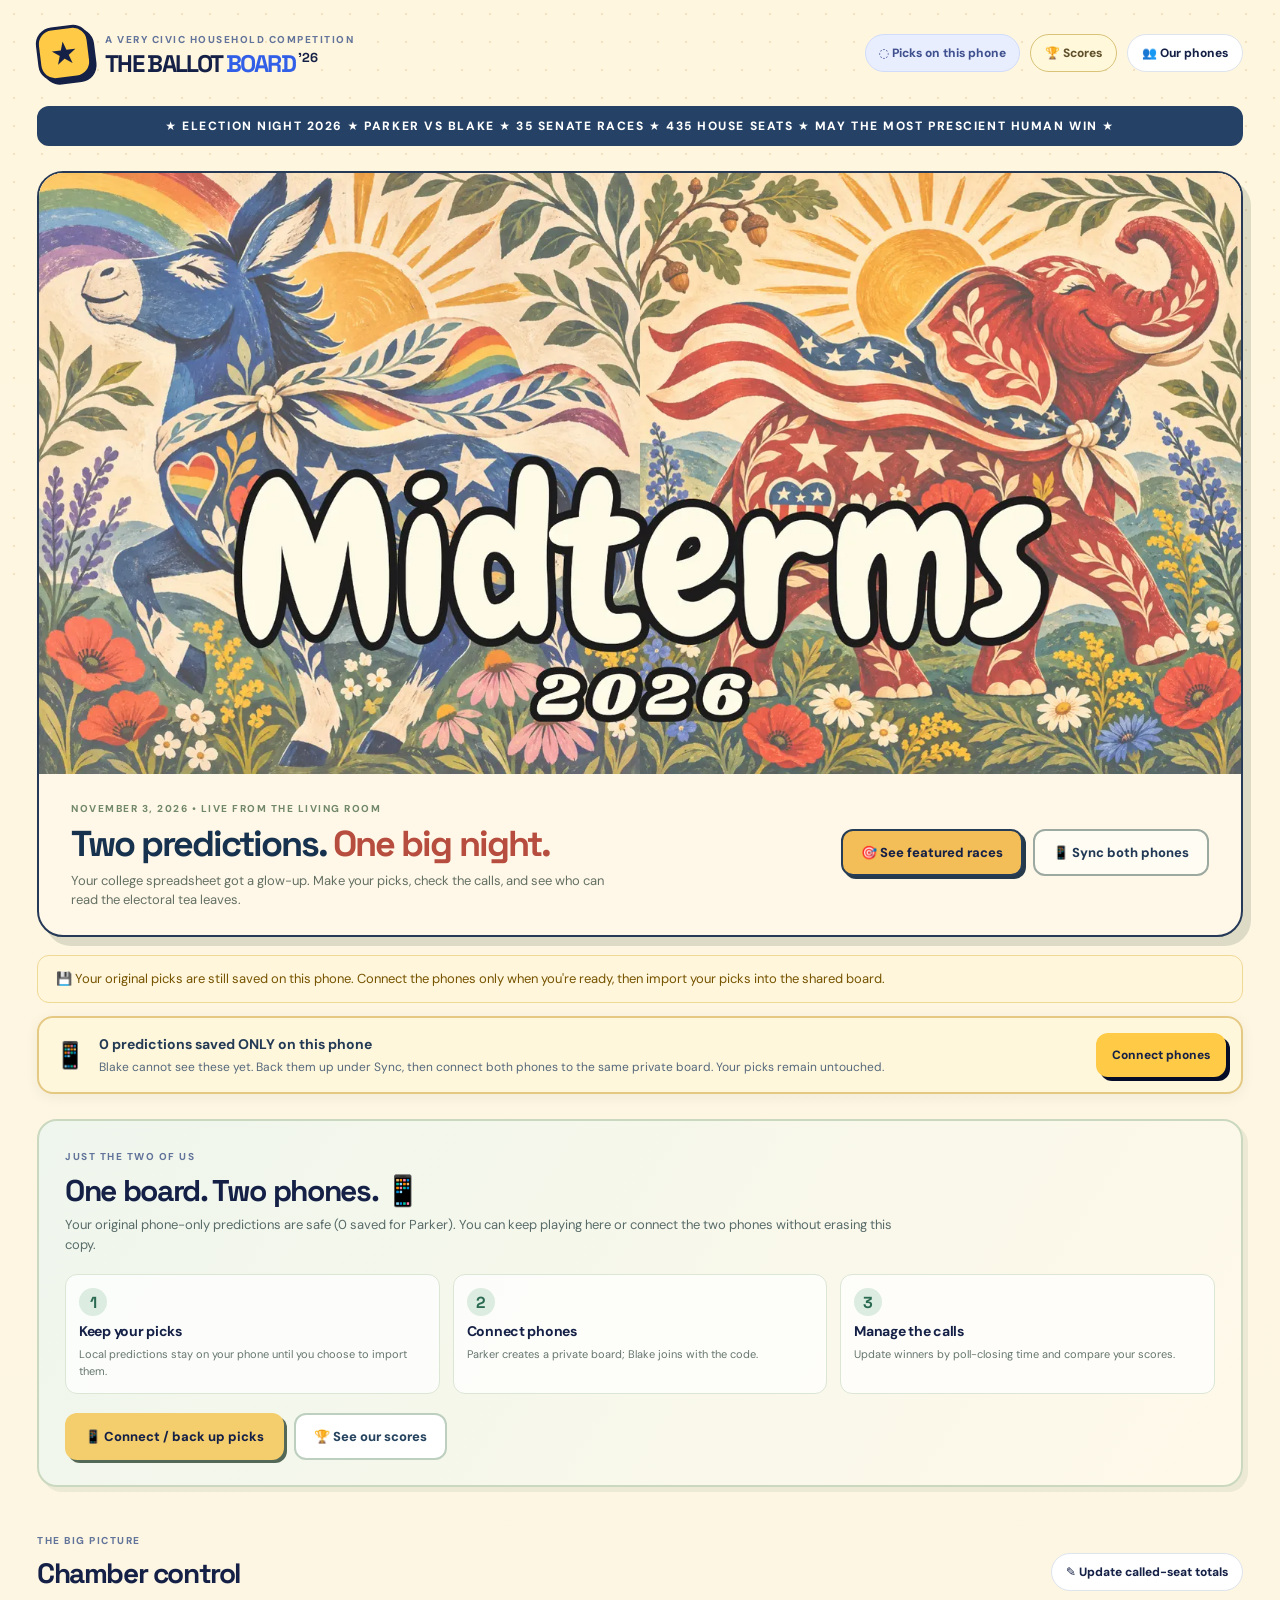
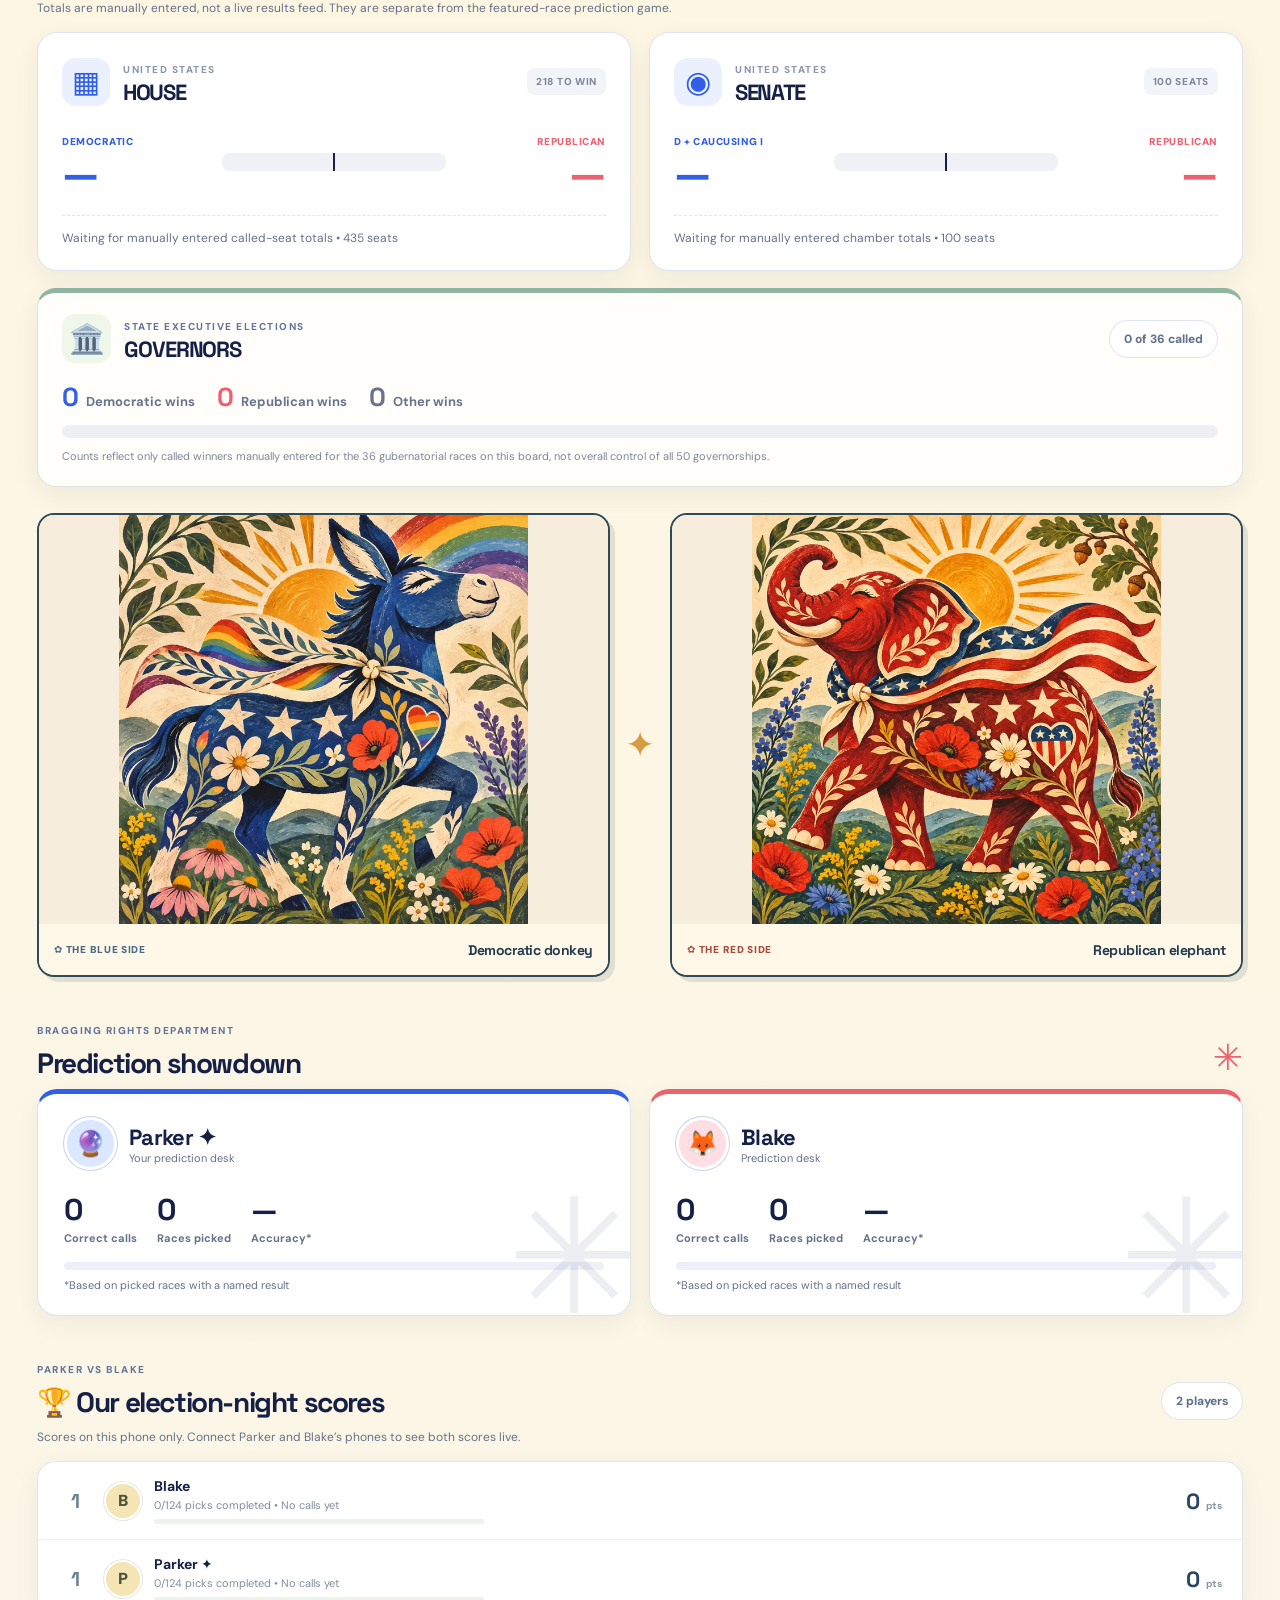
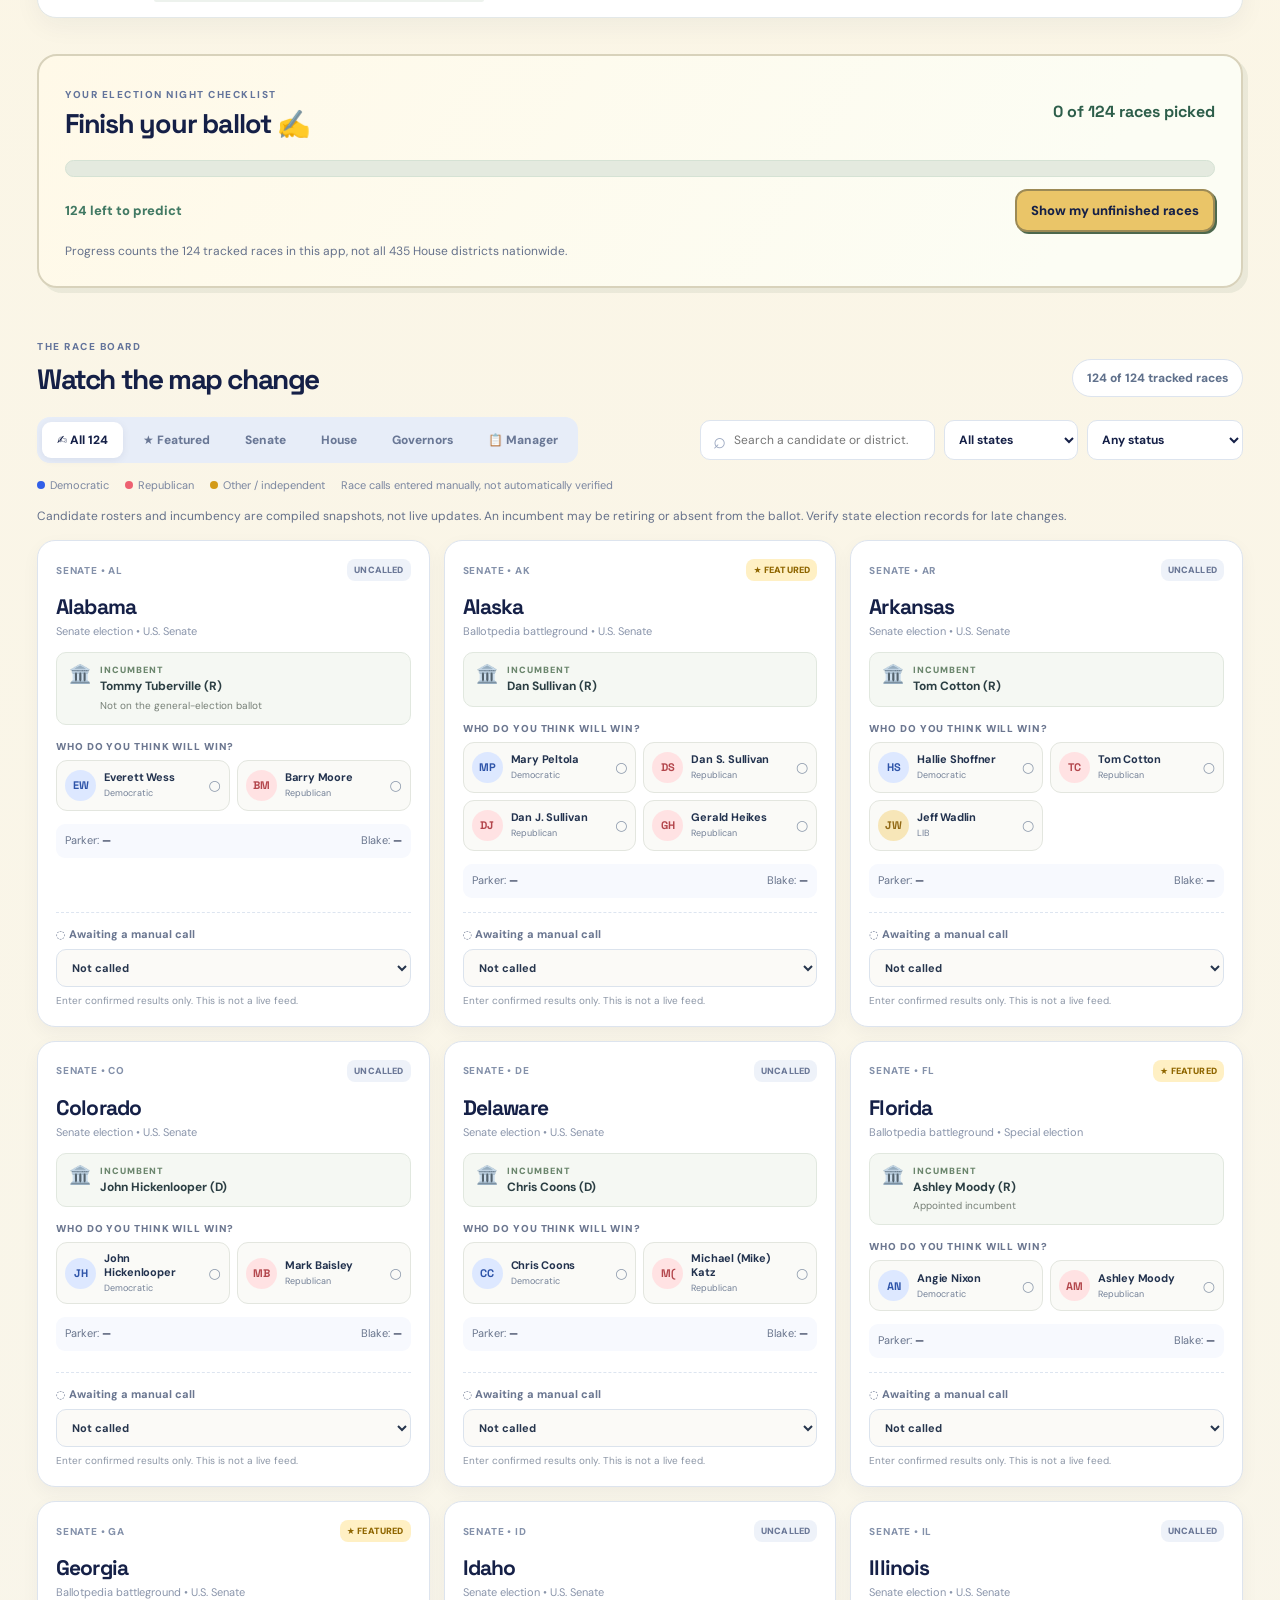
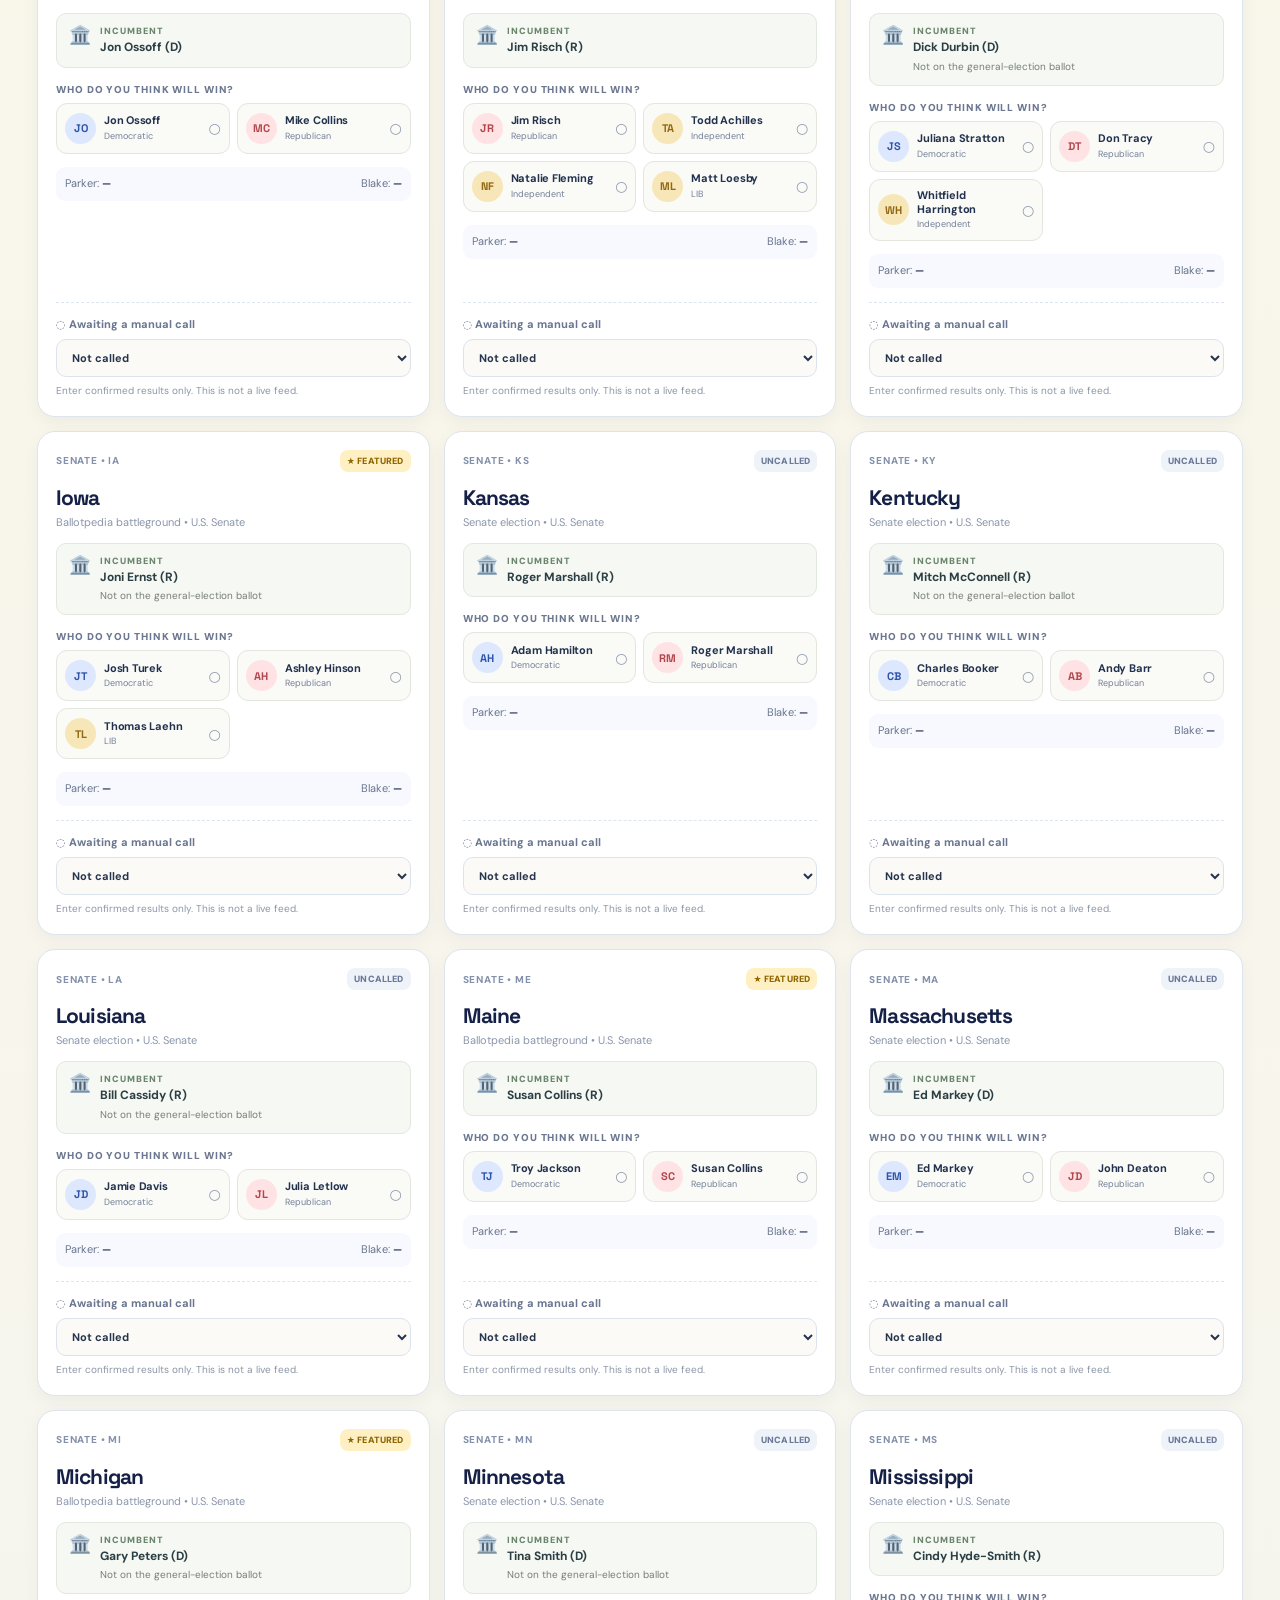
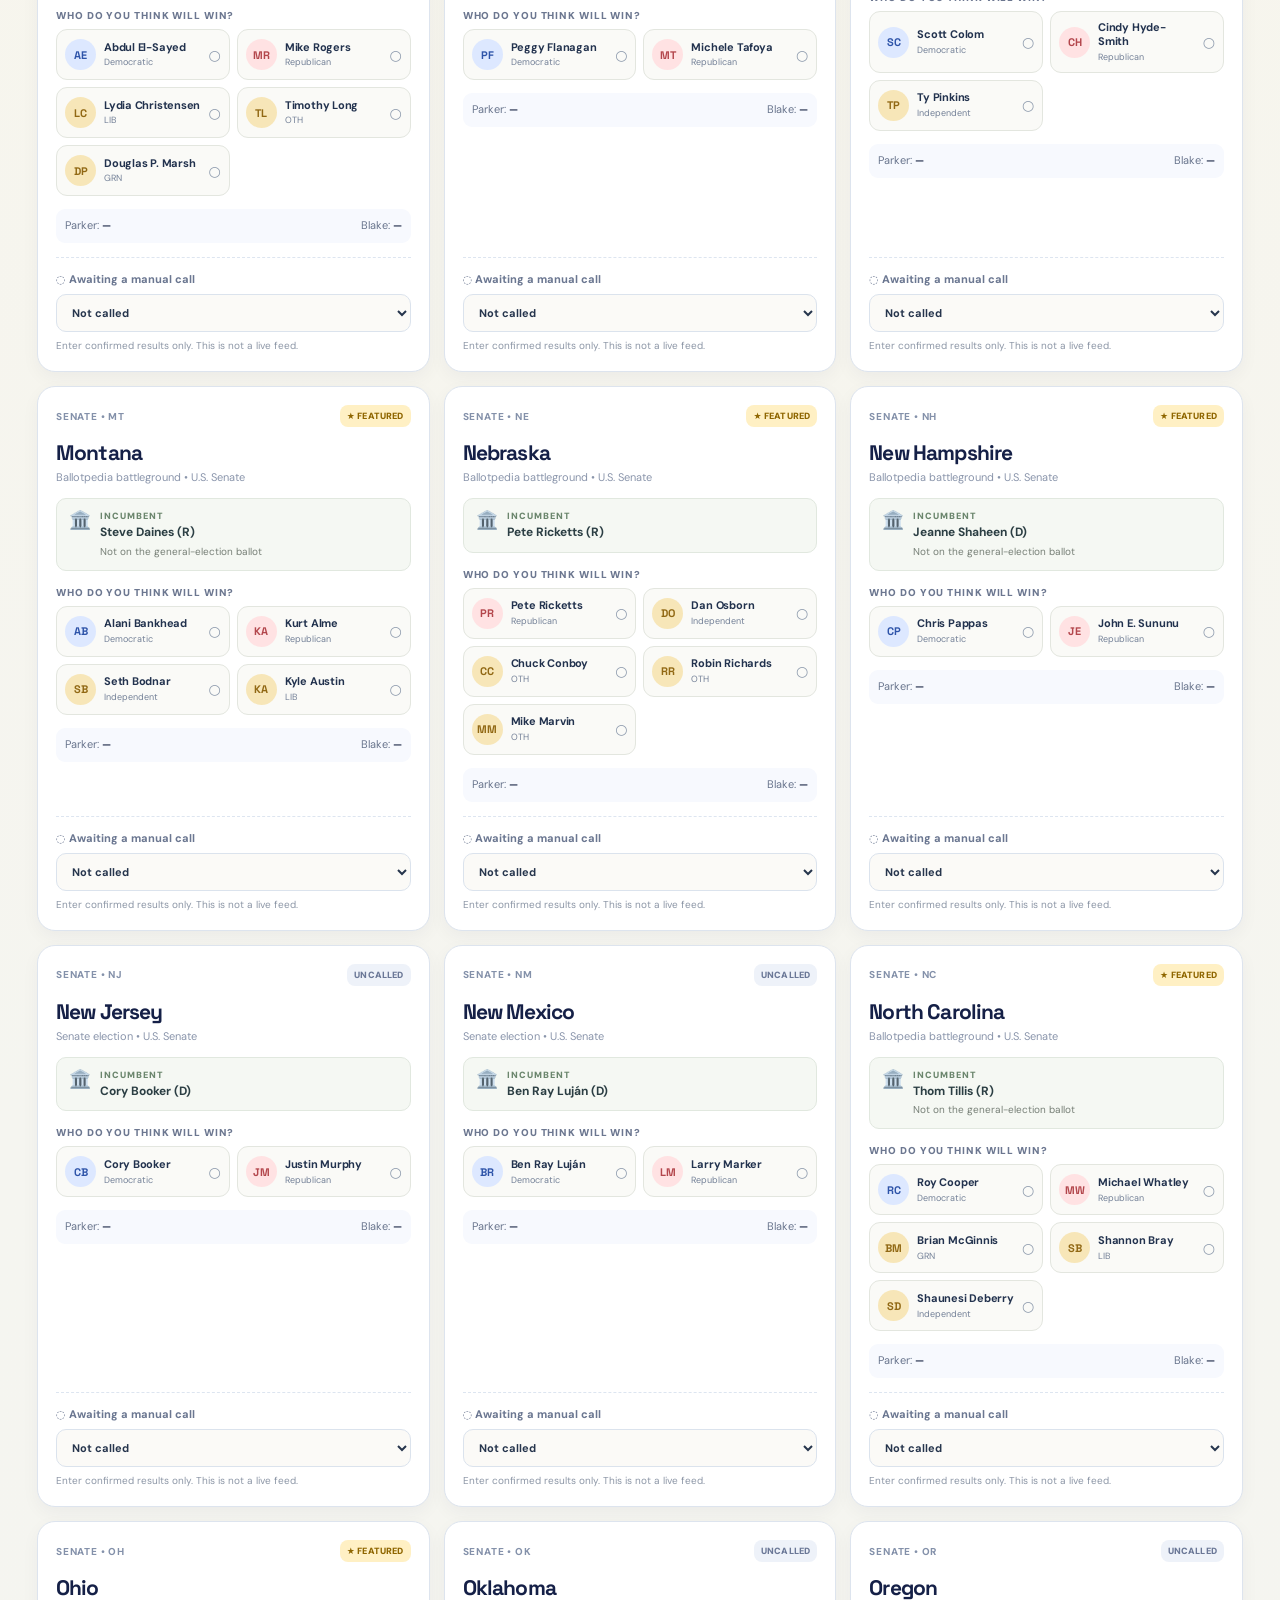
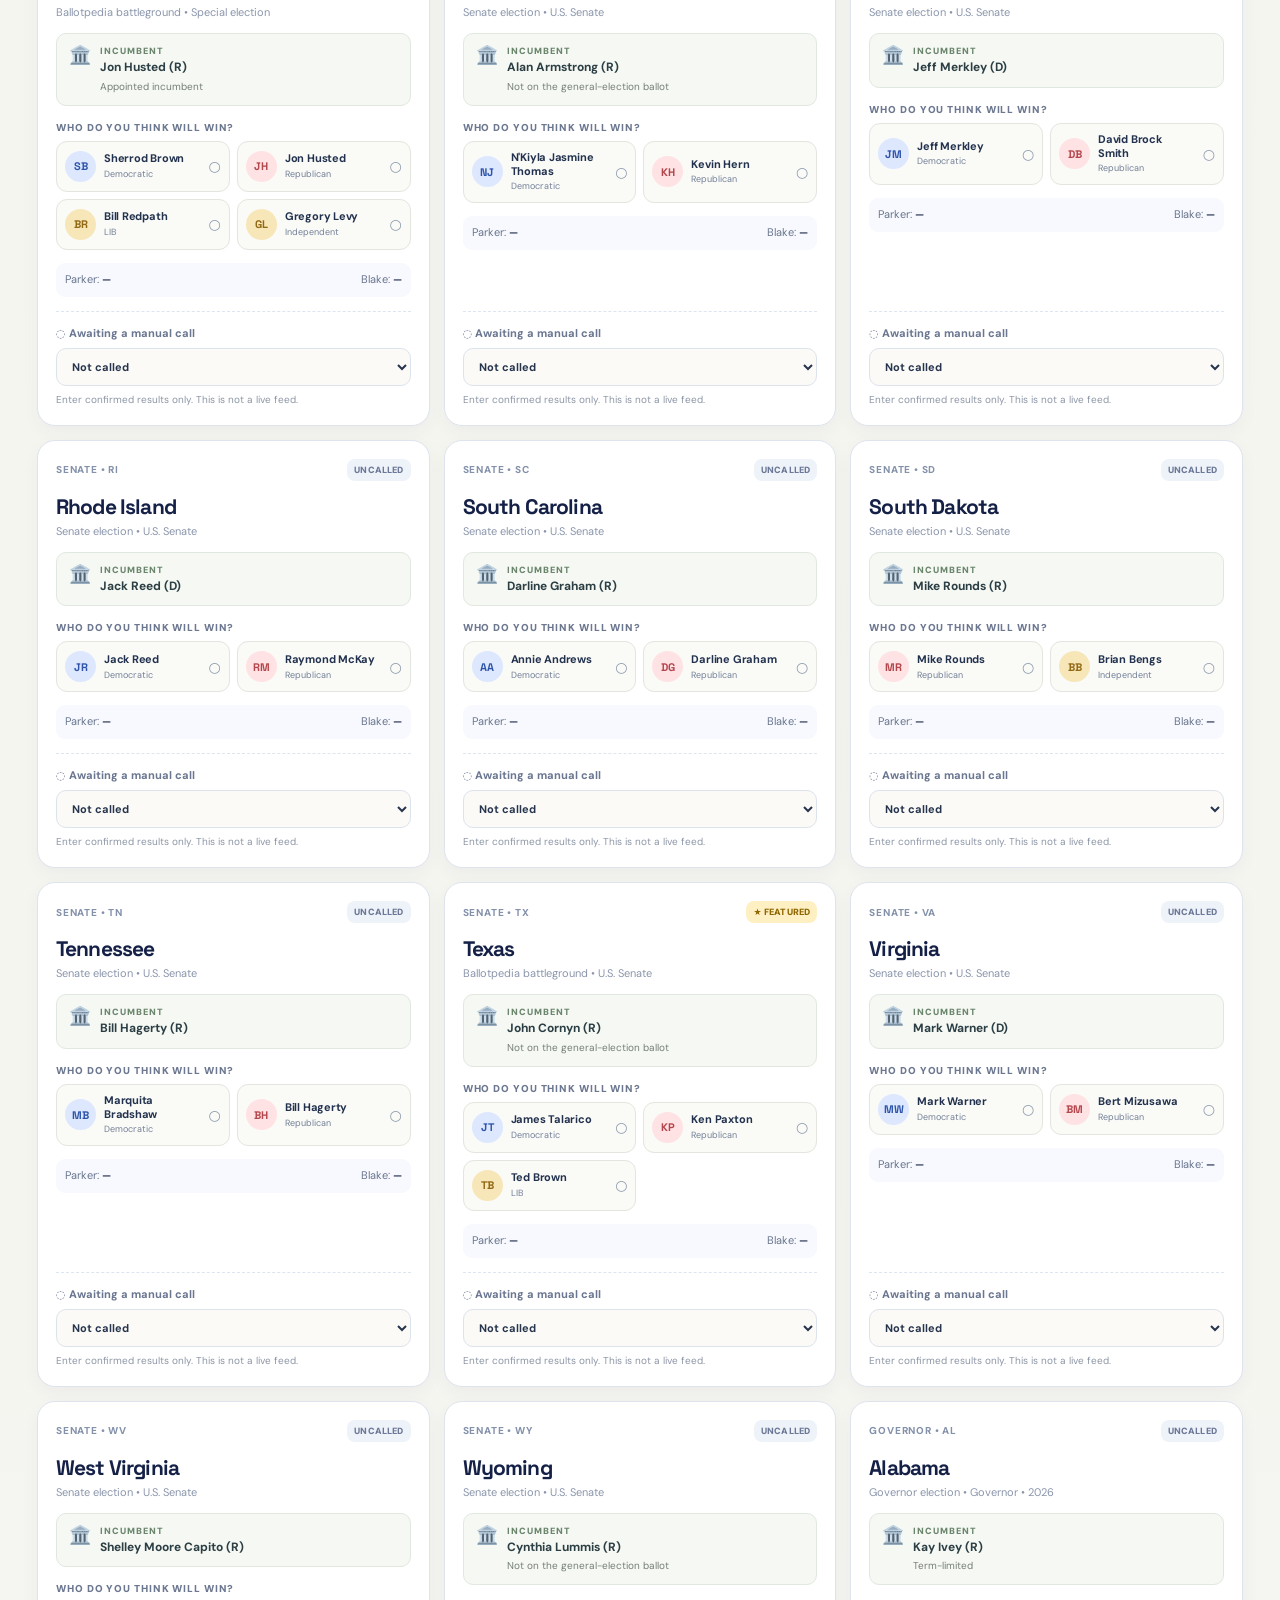
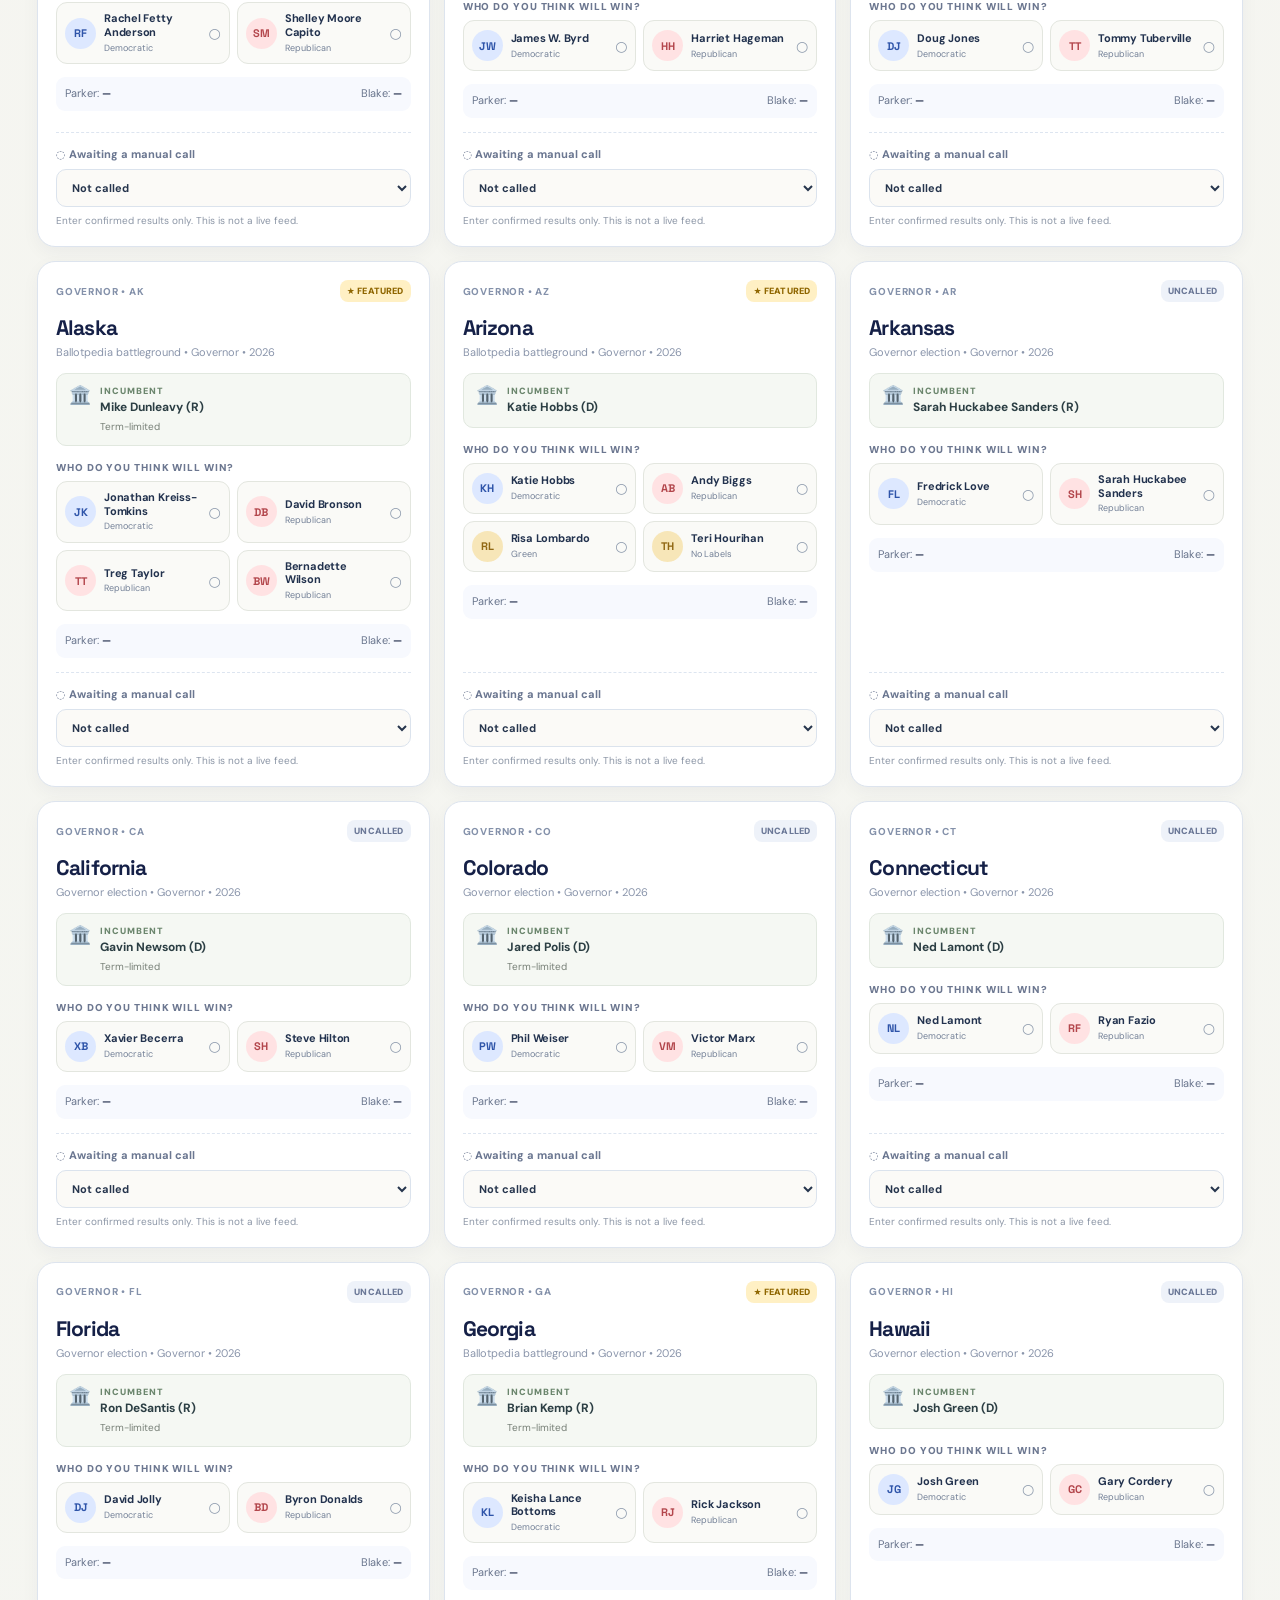
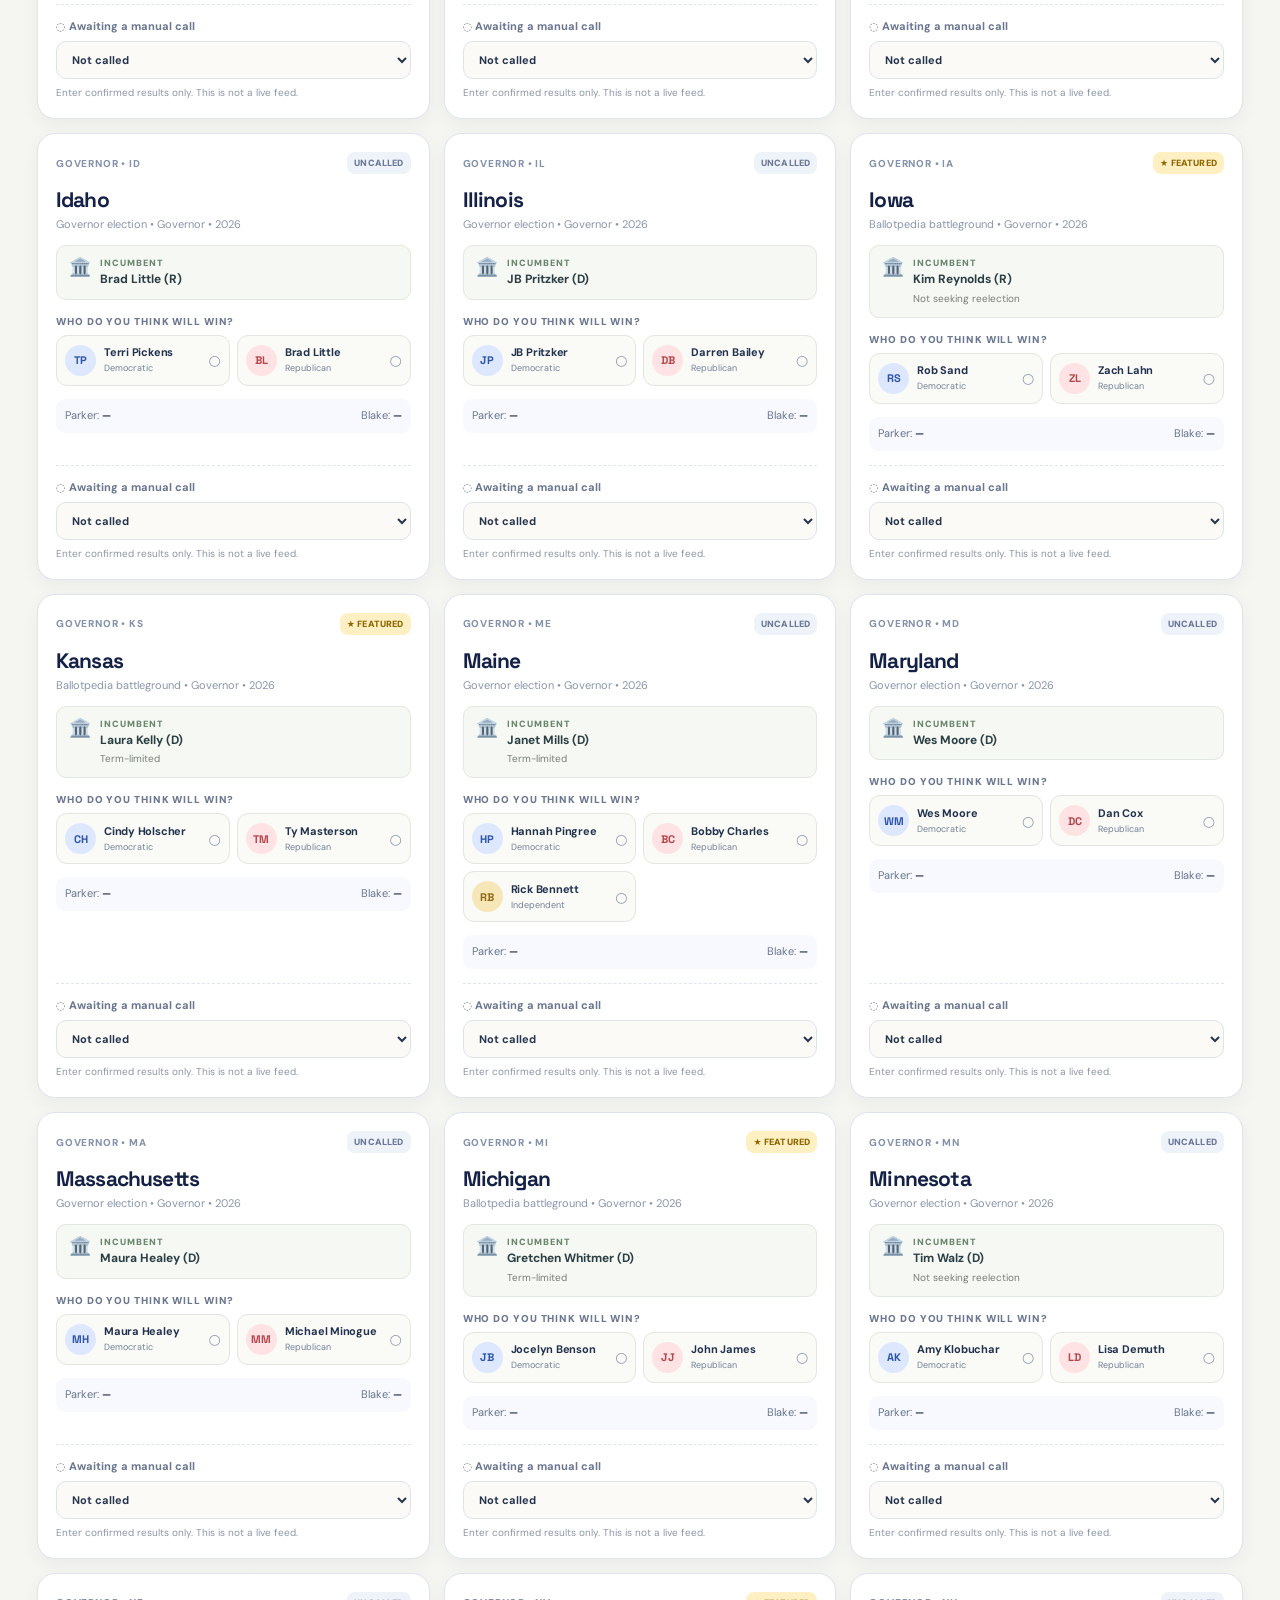
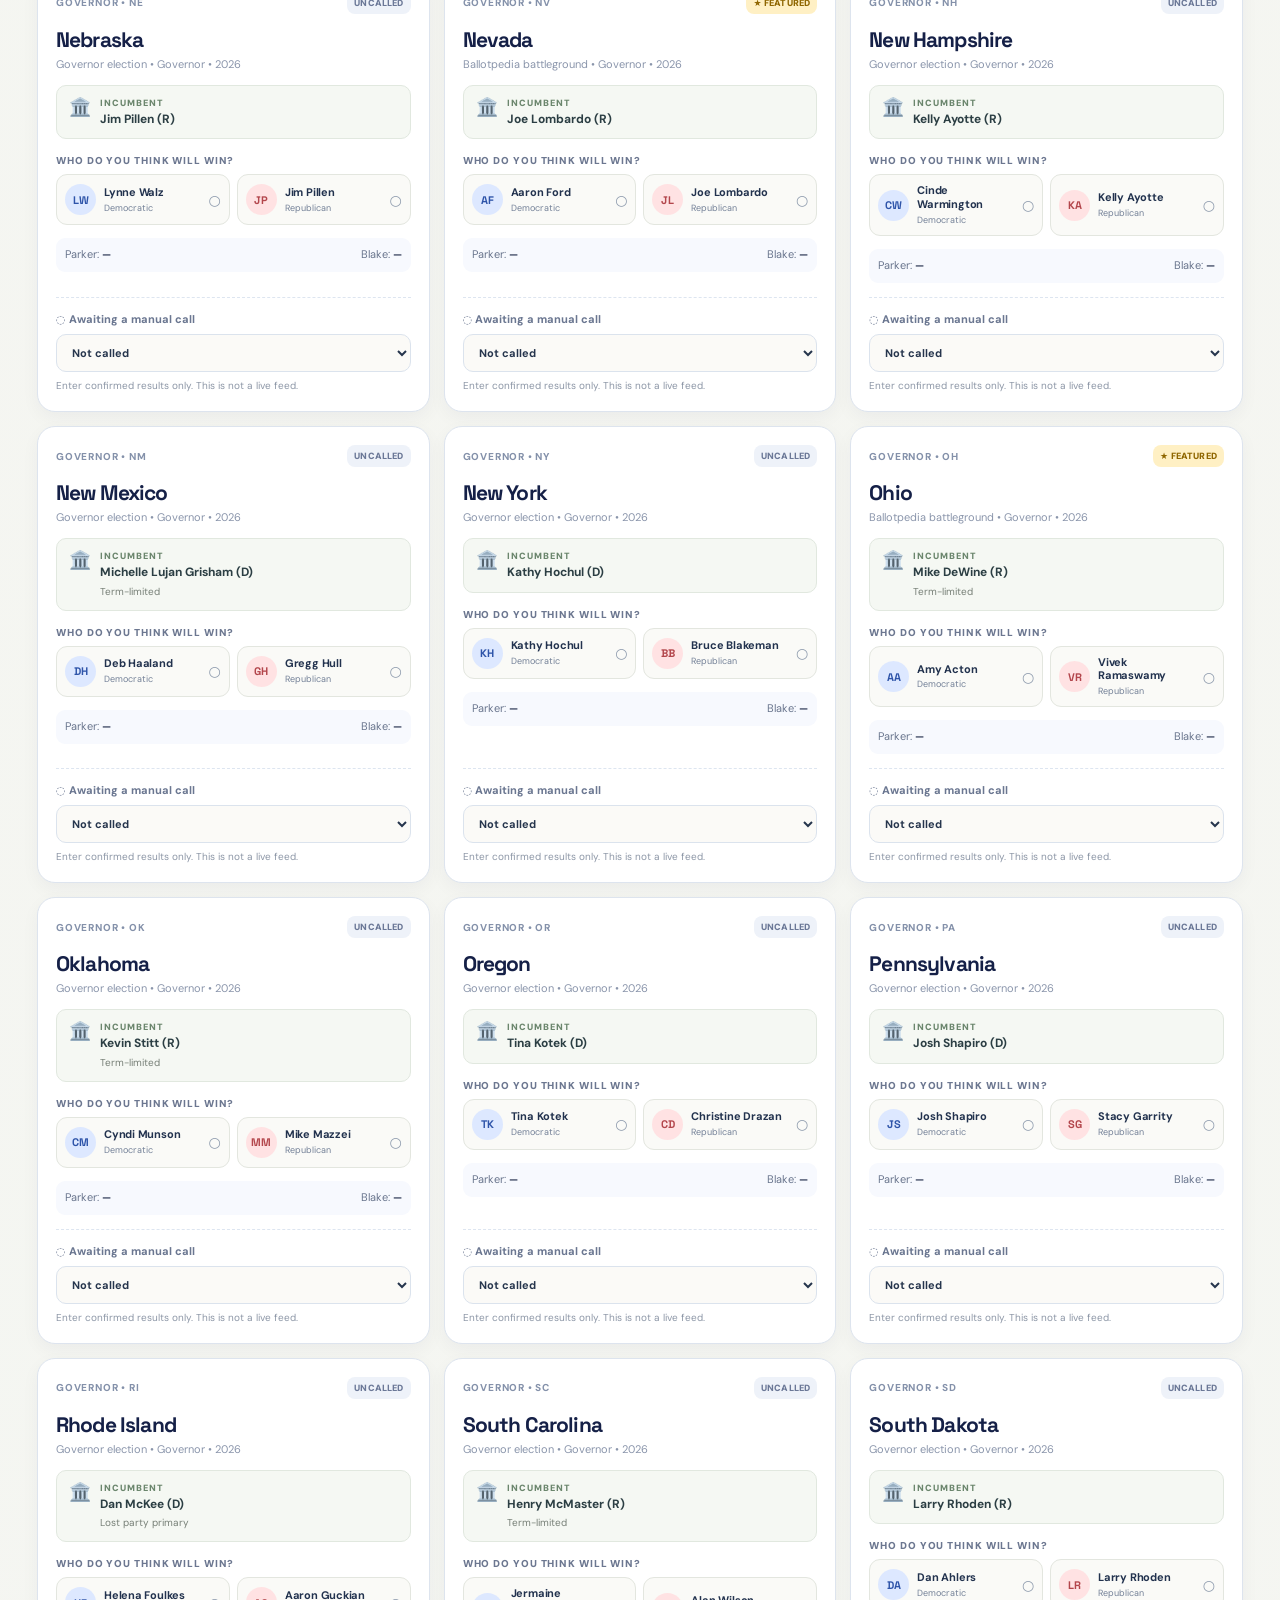
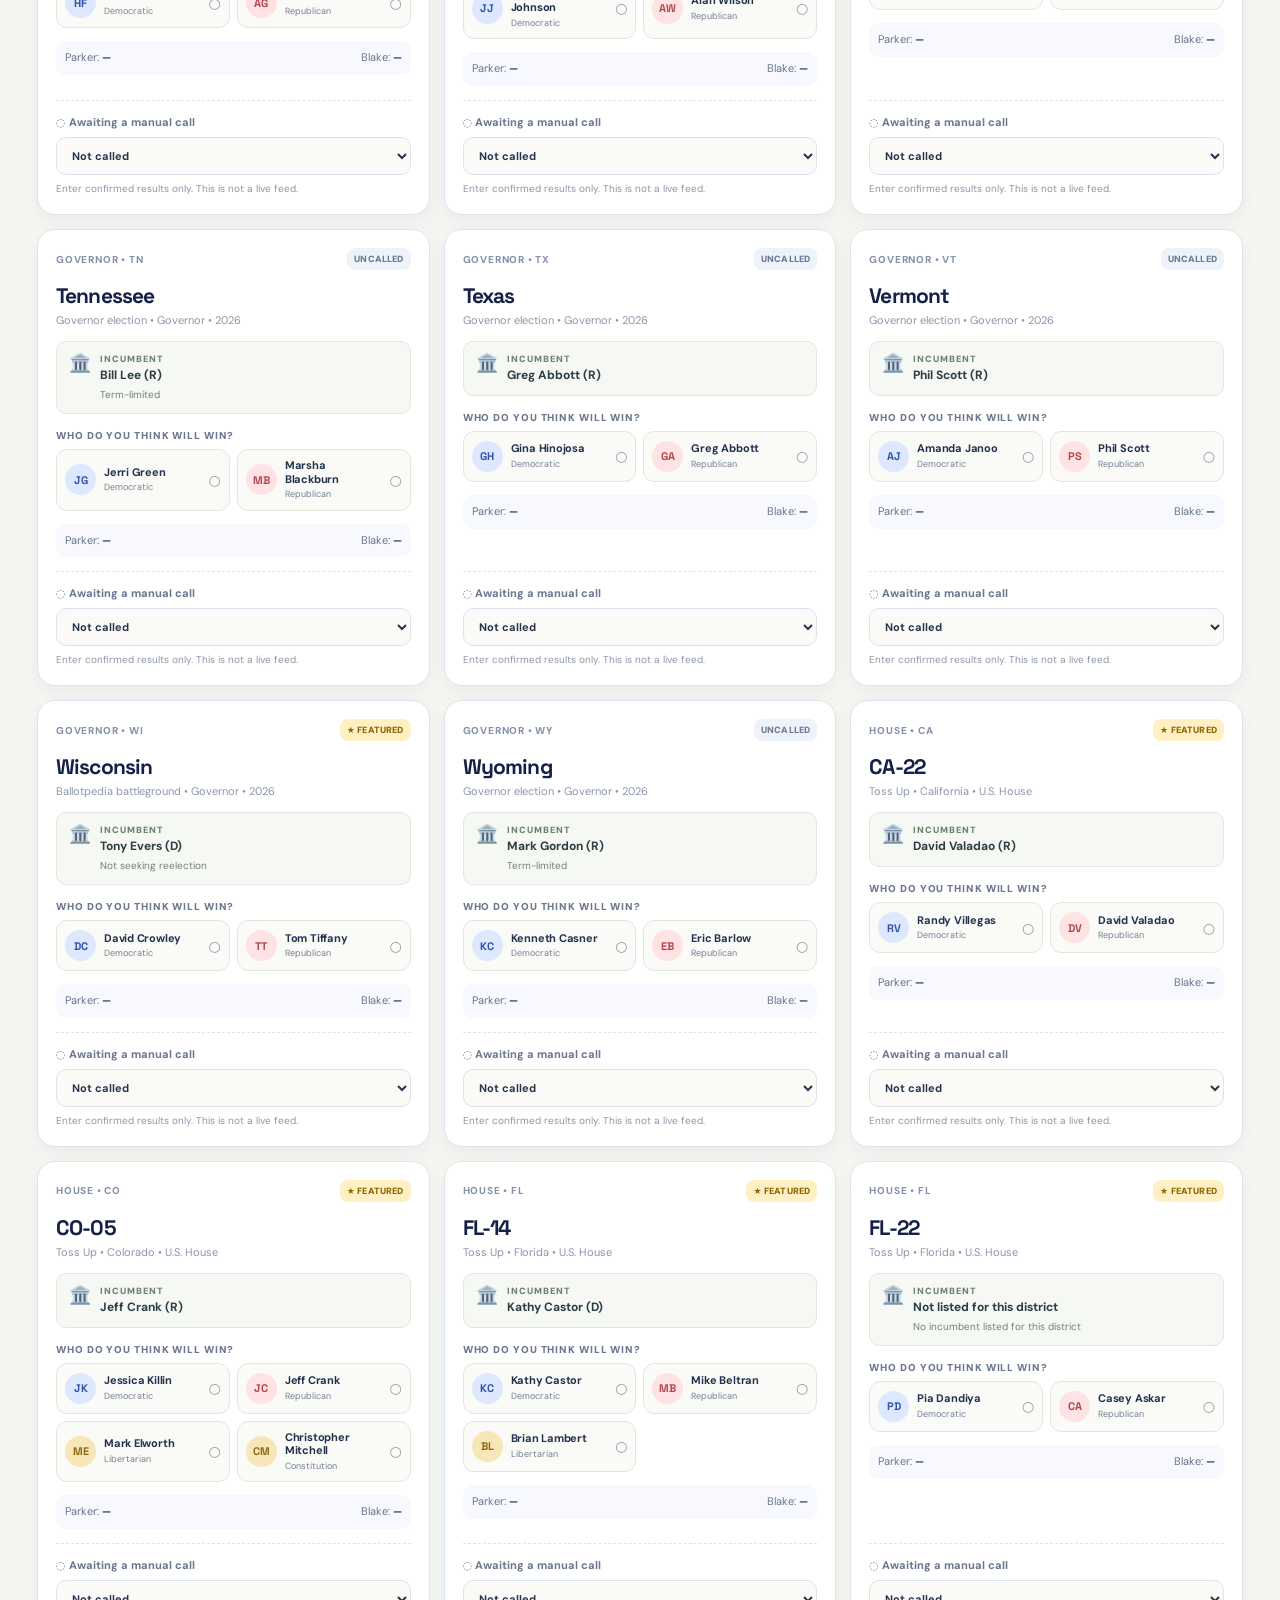
<file: index.html>
<!doctype html>
<html lang="en">
<head>
  <meta charset="utf-8">
  <meta name="viewport" content="width=device-width, initial-scale=1">
  <meta name="theme-color" content="#152047">
  <meta name="description" content="The Ballot Board: Parker and Blake’s private election-night prediction board, synced picks and a poll-close manager.">
  <title>The Ballot Board '26 | Parker vs Blake</title>
  <link rel="icon" href="icon.svg" type="image/svg+xml">
  <link rel="stylesheet" href="styles.css?v=manager-chambers-20261103">
  <script src="config.js" defer></script>
  <script src="races.js" defer></script>
  <script src="candidates.js" defer></script>
  <script src="incumbents.js" defer></script>
  <script src="governors.js" defer></script>
  <script src="poll-times.js" defer></script>
  <script type="module" src="app.js?v=manager-chambers-20261103"></script>
</head>
<body>
  <div class="stars" aria-hidden="true"></div>
  <div class="app-shell">
    <header class="site-header">
      <div class="brand"><div class="brand-icon" aria-hidden="true">★</div><div><span class="eyebrow">A VERY CIVIC HOUSEHOLD COMPETITION</span><h1>THE BALLOT <em>BOARD</em><sup>'26</sup></h1></div></div>
      <div class="header-actions"><span id="connectionStatus" class="status-pill">◌ Preview mode</span>
      <button class="small-btn leaderboard-nav" id="leaderboardButton" type="button">🏆 Scores</button>
      <button class="small-btn" id="accountButton" type="button">👥 Our phones</button></div>
    </header>

  <nav id="mobileNav" class="mobile-nav" aria-label="Quick navigation">
    <button type="button" data-action="mobile-picks"><span aria-hidden="true">✍️</span><small>My picks</small></button>
    <button type="button" data-action="mobile-scores"><span aria-hidden="true">🏆</span><small>Scores</small></button>
    <button type="button" data-action="mobile-manager"><span aria-hidden="true">📋</span><small>Manager</small></button>
    <button type="button" data-action="mobile-sync"><span aria-hidden="true">📱</span><small>Sync</small></button>
  </nav>
    <div class="marquee" aria-label="Election Day, November 3, 2026"><div class="marquee-track">★ ELECTION NIGHT 2026 ★ PARKER VS BLAKE ★ 35 SENATE RACES ★ 435 HOUSE SEATS ★ MAY THE MOST PRESCIENT HUMAN WIN ★</div></div>
    <main>
      <section class="hero illustrated-hero" aria-label="Midterms 2026 election night">
        <div class="hero-banner-wrap">
          <img class="hero-banner" src="assets/midterms-banner.webp" alt="Midterms 2026 folk-art illustration with a flower-covered blue donkey and red elephant, sunshine, rainbows and American flags." width="1600" height="800" decoding="async" fetchpriority="high" onerror="this.hidden=true">
          <div class="banner-fallback"><span>★ MIDTERMS 2026 ★</span><small>A very colorful election night</small></div>
        </div>
        <div class="hero-caption">
          <div class="hero-caption-copy">
            <span class="micro">NOVEMBER 3, 2026 • LIVE FROM THE LIVING ROOM</span>
            <h2>Two predictions. <span>One big night.</span></h2>
            <p>Your college spreadsheet got a glow-up. Make your picks, check the calls, and see who can read the electoral tea leaves.</p>
          </div>
          <div class="hero-actions"><button id="featuredButton" class="button primary" type="button">🎯 See featured races</button><button id="shareButton" class="button outline" type="button">📱 Sync both phones</button></div>
        </div>
      </section>
      <div id="notice" class="notice" role="status"></div>
      <section id="syncAlert" class="sync-alert" aria-live="polite">
        <span class="sync-alert-icon">📱</span>
        <div class="sync-alert-body"><strong id="syncAlertTitle">Checking this phone's picks…</strong>
        <p id="syncAlertText">Your original predictions are preserved on this device.</p></div>
        <button id="syncAlertAction" type="button" class="button primary">Connect</button>
      </section>
      <section class="community-guide couple-guide" id="communityGuide" aria-label="Keep Parker and Blake in sync">
        <div class="community-guide-top"><span class="micro">JUST THE TWO OF US</span><h3>One board. Two phones. 📱</h3>
          <p id="communityGuideIntro">Your saved picks are safe on this phone. Connect both phones to the same private board to compare scores.</p></div>
        <div class="guide-steps">
          <div><span class="step-number">1</span><strong>Keep your picks</strong><small>Local predictions stay on your phone until you choose to import them.</small></div>
          <div><span class="step-number">2</span><strong>Connect phones</strong><small>Parker creates a private board; Blake joins with the code.</small></div>
          <div><span class="step-number">3</span><strong>Manage the calls</strong><small>Update winners by poll-closing time and compare your scores.</small></div>
        </div>
        <div class="guide-actions">
          <button type="button" id="communityStartButton" class="button primary">📱 Connect / back up picks</button>
          <button type="button" id="communityLeaderboardButton" class="button outline-light">🏆 See our scores</button>
        </div>
      </section>
      <section class="section-heading"><div><span class="micro">THE BIG PICTURE</span><h3>Chamber control</h3></div><button id="totalsButton" class="text-button" type="button">✎ Update called-seat totals</button></section>
      <p class="fine-print" id="totalsDisclaimer">Totals are manually entered, not a live results feed. They are separate from the featured-race prediction game.</p>
      <div class="chamber-grid">
        <article class="chamber-card"><div class="chamber-top"><span class="chamber-symbol">▦</span><div><span class="micro dark">UNITED STATES</span><h4>HOUSE</h4></div><span class="threshold">218 TO WIN</span></div><div class="seat-readout"><div><span class="party-label dem">DEMOCRATIC</span><strong class="dem-number" id="houseD">—</strong></div><div class="majority-track"><span class="majority-line"></span><div class="bar-fill dem-fill" id="houseDBar"></div><div class="bar-fill rep-fill" id="houseRBar"></div></div><div class="right"><span class="party-label rep">REPUBLICAN</span><strong class="rep-number" id="houseR">—</strong></div></div><p class="chamber-foot" id="houseStatus">Waiting for called-seat totals • 435 seats</p></article>
        <article class="chamber-card"><div class="chamber-top"><span class="chamber-symbol">◉</span><div><span class="micro dark">UNITED STATES</span><h4>SENATE</h4></div><span class="threshold">100 SEATS</span></div><div class="seat-readout"><div><span class="party-label dem">D + CAUCUSING I</span><strong class="dem-number" id="senateD">—</strong></div><div class="majority-track"><span class="majority-line"></span><div class="bar-fill dem-fill" id="senateDBar"></div><div class="bar-fill rep-fill" id="senateRBar"></div></div><div class="right"><span class="party-label rep">REPUBLICAN</span><strong class="rep-number" id="senateR">—</strong></div></div><p class="chamber-foot" id="senateStatus">Waiting for called-seat totals • 50–50 ties go to the vice president</p></article>
      </div>
      <article class="governor-summary" aria-label="Governors races called, manually tracked">
        <div class="governor-header">
          <span class="governor-emoji" aria-hidden="true">🏛️</span>
          <div><span class="micro">STATE EXECUTIVE ELECTIONS</span><h4>GOVERNORS</h4></div>
          <span class="count-bubble" id="governorCalledCount">0 of 36 called</span>
        </div>
        <div class="governor-counts"><span><strong class="dem-number" id="governorD">0</strong> Democratic wins</span><span><strong class="rep-number" id="governorR">0</strong> Republican wins</span><span><strong id="governorO">0</strong> Other wins</span></div>
        <div class="governor-bars" aria-hidden="true"><div class="gov-dem" id="governorDBar"></div><div class="gov-rep" id="governorRBar"></div><div class="gov-other" id="governorOBar"></div></div>
        <p>Counts reflect only called winners manually entered for the 36 gubernatorial races on this board, not overall control of all 50 governorships.</p>
      </article>
      <section class="party-art-section" aria-label="Folk art featuring Democratic and Republican party mascots">
        <figure class="party-art-card blue-side">
          <img src="assets/democratic-donkey.webp" alt="A smiling navy-blue donkey with a rainbow scarf, heart, stars, flowers, foliage and a sunny sky." width="720" height="720" loading="lazy" decoding="async" onerror="this.hidden=true">
          <figcaption><span>✿ THE BLUE SIDE</span><strong>Democratic donkey</strong></figcaption>
        </figure>
        <div class="party-art-center" aria-hidden="true">✦</div>
        <figure class="party-art-card red-side">
          <img src="assets/republican-elephant.webp" alt="A smiling red elephant decorated with flowers and carrying a star-spangled flag beneath a golden sun." width="720" height="720" loading="lazy" decoding="async" onerror="this.hidden=true">
          <figcaption><span>✿ THE RED SIDE</span><strong>Republican elephant</strong></figcaption>
        </figure>
      </section>
      <section id="playerShowdown">
        <div class="section-heading"><div><span class="micro">BRAGGING RIGHTS DEPARTMENT</span><h3>Prediction showdown</h3></div><span class="section-decoration">✳</span></div>
        <div class="player-grid" id="playerGrid"></div>
      </section>
      <section id="leaderboardSection" class="leaderboard-section" hidden>
        <div class="section-heading"><div><span class="micro">PARKER VS BLAKE</span><h3>🏆 Our election-night scores</h3></div><span class="count-bubble" id="leaderboardCount">0 players</span></div>
        <p id="leaderboardIntro" class="fine-print">Both players’ predictions appear here after you connect your phones.</p>
        <div id="leaderboardList" class="leaderboard-list"></div>
      </section>
      <section class="ballot-progress" aria-label="Your tracked race completion">
        <div class="progress-heading"><div><span class="micro">YOUR ELECTION NIGHT CHECKLIST</span><h3>Finish your ballot ✍️</h3></div><strong id="progressCount">0 of 124 races picked</strong></div>
        <div class="completion-meter" role="progressbar" aria-label="Tracked races predicted"><div id="progressFill"></div></div>
        <div class="progress-footer"><span id="unfinishedCount">124 left to predict</span><button id="nextUnpickedButton" type="button" class="button primary">Show my unfinished races</button></div>
        <p class="fine-print">Progress counts the 124 tracked races in this app, not all 435 House districts nationwide.</p>
      </section>
      <section class="section-heading race-section"><div><span class="micro">THE RACE BOARD</span><h3>Watch the map change</h3></div><span id="raceCount" class="count-bubble">124 races</span></section>
      <div class="race-controls"><div class="tabs" role="tablist" aria-label="Race filters"><button class="tab selected" data-view="all" type="button">✍️ All 124</button><button class="tab" data-view="featured" type="button">★ Featured</button><button class="tab" data-view="senate" type="button">Senate</button><button class="tab" data-view="house" type="button">House</button><button class="tab" data-view="governor" type="button">Governors</button><button class="tab manager-tab" data-view="manager" type="button">📋 Manager</button></div><div class="filter-row"><label class="search-label"><span aria-hidden="true">⌕</span><input id="raceSearch" type="search" placeholder="Search a candidate or district…" aria-label="Search races or candidates"></label><select id="stateFilter" aria-label="Filter by state"><option value="all">All states</option><option value="AL">Alabama</option><option value="AK">Alaska</option><option value="AZ">Arizona</option><option value="AR">Arkansas</option><option value="CA">California</option><option value="CO">Colorado</option><option value="CT">Connecticut</option><option value="DE">Delaware</option><option value="FL">Florida</option><option value="GA">Georgia</option><option value="HI">Hawaii</option><option value="ID">Idaho</option><option value="IL">Illinois</option><option value="IN">Indiana</option><option value="IA">Iowa</option><option value="KS">Kansas</option><option value="KY">Kentucky</option><option value="LA">Louisiana</option><option value="ME">Maine</option><option value="MD">Maryland</option><option value="MA">Massachusetts</option><option value="MI">Michigan</option><option value="MN">Minnesota</option><option value="MS">Mississippi</option><option value="MO">Missouri</option><option value="MT">Montana</option><option value="NE">Nebraska</option><option value="NV">Nevada</option><option value="NH">New Hampshire</option><option value="NJ">New Jersey</option><option value="NM">New Mexico</option><option value="NY">New York</option><option value="NC">North Carolina</option><option value="ND">North Dakota</option><option value="OH">Ohio</option><option value="OK">Oklahoma</option><option value="OR">Oregon</option><option value="PA">Pennsylvania</option><option value="RI">Rhode Island</option><option value="SC">South Carolina</option><option value="SD">South Dakota</option><option value="TN">Tennessee</option><option value="TX">Texas</option><option value="UT">Utah</option><option value="VT">Vermont</option><option value="VA">Virginia</option><option value="WA">Washington</option><option value="WV">West Virginia</option><option value="WI">Wisconsin</option><option value="WY">Wyoming</option></select><select id="raceFilter" aria-label="Filter by race status"><option value="all">Any status</option><option value="open">Not called</option><option value="called">Called</option><option value="unpicked">My unfinished picks</option></select></div></div>
      <div class="board-meta"><span><span class="dot blue-dot"></span> Democratic</span><span><span class="dot red-dot"></span> Republican</span><span><span class="dot gold-dot"></span> Other / independent</span><span>Race calls entered manually, not automatically verified</span></div>
      <p class="fine-print">Candidate rosters and incumbency are compiled snapshots, not live updates. An incumbent may be retiring or absent from the ballot. Verify state election records for late changes.</p>
      <div id="raceGrid" class="race-grid"></div>
      <section id="managerPanel" class="manager-panel" hidden aria-label="Election night result manager">
        <div class="manager-head"><span class="micro">ELECTION-NIGHT CONTROL DESK</span><h3>📋 Call the races</h3>
          <p>Ordered by when the <strong>last polls close</strong>, shown in Central Standard Time. Pick the winner when the race is reliably called; polling close does not mean a winner has been declared. Both Parker and Blake can enter calls on a private shared board.</p>
          <p class="fine-print">Source: <a href="https://www.270towin.com/poll-closing-times/" target="_blank" rel="noopener">270toWin 2026 poll closing times</a>. Districts crossing time zones are ordered by their final closing time.</p>
          <div class="manager-tools"><label>Chamber <select id="managerChamberFilter" aria-label="Manager chamber filter"><option value="all">All chambers</option><option value="senate">Senate</option><option value="house">House</option><option value="governor">Governors</option></select></label>
          <label>Status <select id="managerFilter" aria-label="Manager race status"><option value="open">⏳ Uncalled races</option><option value="all">All races</option><option value="called">✓ Called races</option></select></label>
          <span class="count-bubble" id="managerCount">0 of 124 races called</span></div>
        </div>
        <div id="managerList" class="manager-list"></div>
      </section>
      <footer><span>✦ THE BALLOT BOARD '26 ✦</span><p>An unofficial election prediction game for friends and family, with House, Senate and governors' races and a shared leaderboard.</p><p>Race lists: <a href="https://ballotpedia.org/U.S._Senate_battlegrounds,_2026" target="_blank" rel="noopener">Ballotpedia Senate</a>, <a href="https://ballotpedia.org/Gubernatorial_battlegrounds,_2026" target="_blank" rel="noopener">Ballotpedia Governors</a> and <a href="https://www.cookpolitical.com/ratings/house-race-ratings" target="_blank" rel="noopener">Cook Political Report</a>. Race calls are entered by players and not independently verified.</p><p><a href="/privacy">Privacy Policy</a> · <a href="https://github.com/parkerpixie/Midterm_2026/issues/new" target="_blank" rel="noopener">Contact / Support</a></p></footer>
    </main>
  </div>
  <dialog id="accountDialog" class="modal"><form method="dialog"><button class="modal-close" aria-label="Close dialog">×</button></form><div id="accountContent"></div></dialog>
  <dialog id="totalsDialog" class="modal"><form method="dialog"><button class="modal-close" aria-label="Close dialog">×</button></form><div class="modal-body"><span class="micro">MANUAL RESULTS DESK</span><h3>Update chamber totals</h3><p>Enter totals only when you're comfortable with the source. House counts represent winners called across all districts. For the Senate, count independents who caucus with Democrats in the D + I column.</p><form id="totalsForm"><div class="total-input-heading">HOUSE <small>435 seats total</small></div><div class="input-pair"><label>D seats called<input name="houseD" type="number" min="0" max="435" inputmode="numeric" placeholder="0"></label><label>R seats called<input name="houseR" type="number" min="0" max="435" inputmode="numeric" placeholder="0"></label></div><div class="total-input-heading">SENATE <small>100 seats total, including seats not on the ballot</small></div><div class="input-pair"><label>D + caucusing I seats<input name="senateD" type="number" min="0" max="100" inputmode="numeric" placeholder="0"></label><label>R seats<input name="senateR" type="number" min="0" max="100" inputmode="numeric" placeholder="0"></label></div><button class="button primary full" type="submit">Save shared totals</button></form></div></dialog>
  <div id="toast" class="toast" role="status" aria-live="polite"></div>
</body>
</html>
</file>
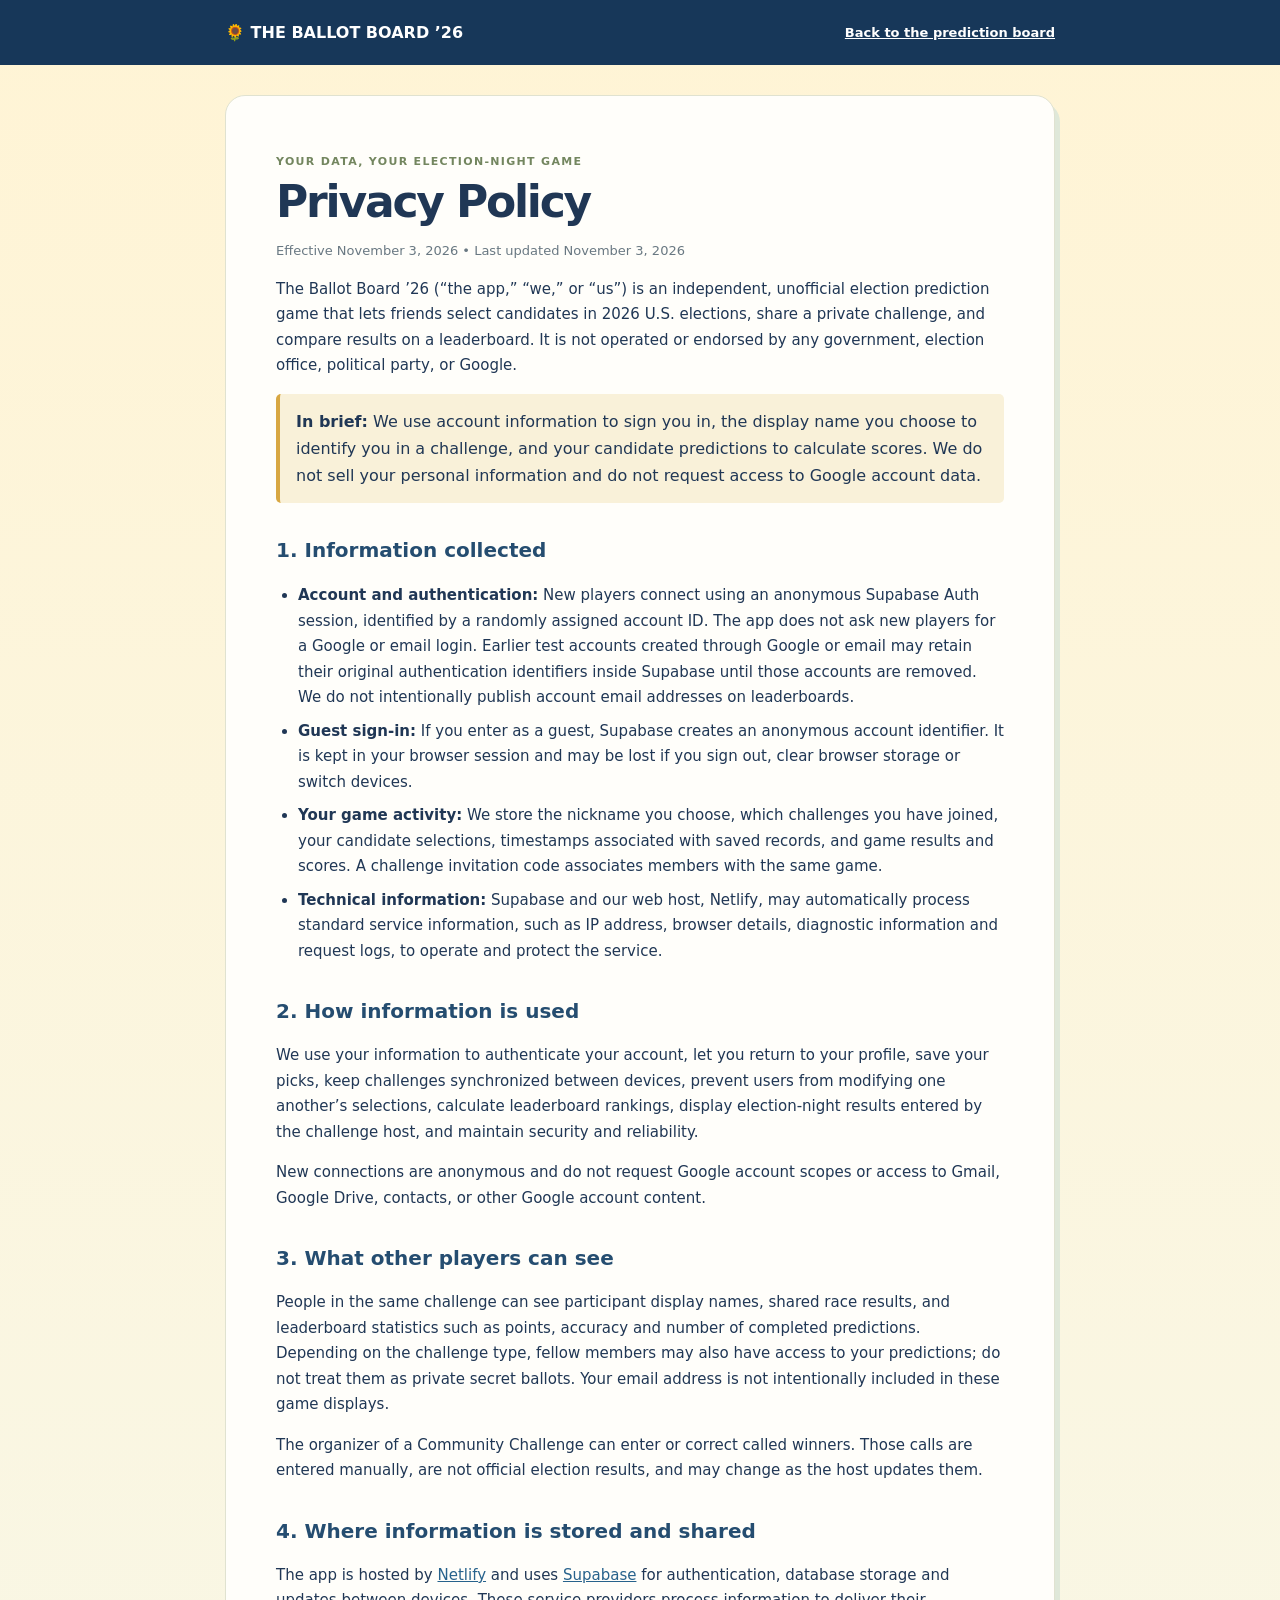
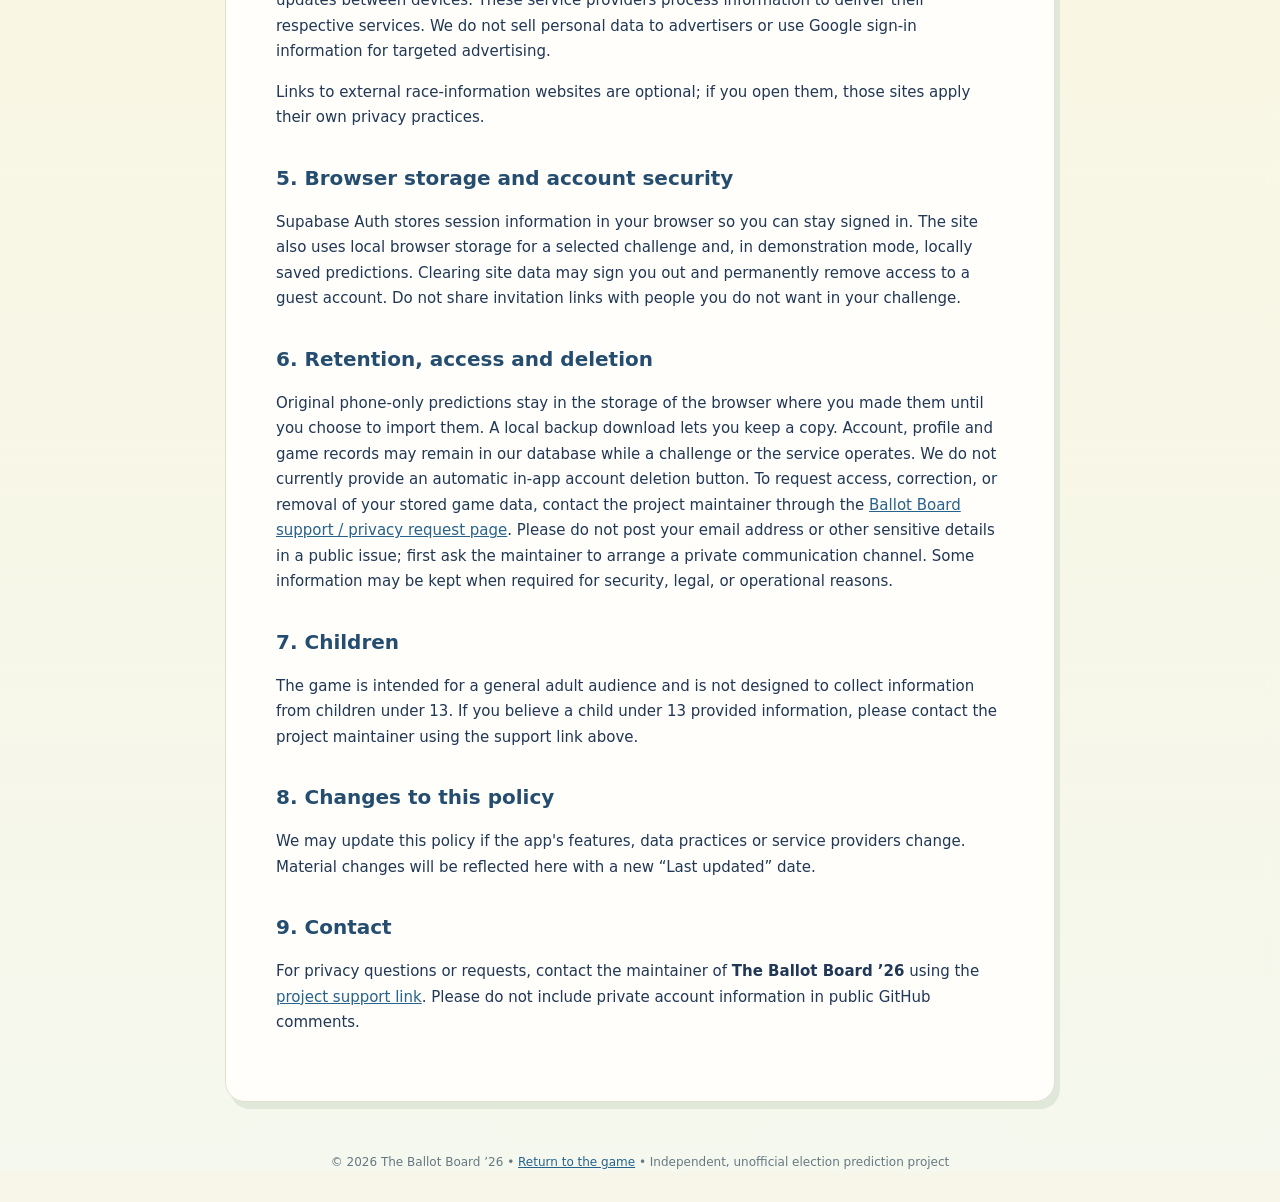
<file: privacy.html>
<!doctype html>
<html lang="en">
<head>
  <meta charset="utf-8">
  <meta name="viewport" content="width=device-width,initial-scale=1">
  <meta name="description" content="Privacy Policy for The Ballot Board '26, an election prediction game with private device sign-in, shared predictions and a two-person leaderboard.">
  <meta name="theme-color" content="#fff7e5">
  <title>Privacy Policy | The Ballot Board '26</title>
  <link rel="icon" href="/icon.svg" type="image/svg+xml">
  <style>
    :root{font-family:system-ui,-apple-system,"Segoe UI",sans-serif;color:#203755;line-height:1.7;background:#f8f5e9}
    *{box-sizing:border-box}body{margin:0;background:linear-gradient(180deg,#fff4d5,#f5f8ee);min-height:100vh}
    header{background:#173759;color:white;padding:19px 24px}
    header>div{max-width:830px;margin:auto;display:flex;gap:16px;justify-content:space-between;align-items:center}
    header a{color:white;font-size:13px;font-weight:700}
    main{max-width:830px;margin:30px auto 50px;padding:clamp(22px,4vw,50px);background:#fffefa;border:1px solid #e0e2d0;border-radius:20px;box-shadow:5px 7px 0 #dfe8d9}
    h1{font-size:clamp(29px,5vw,44px);letter-spacing:-.05em;line-height:1.1;margin:5px 0}
    h2{font-size:20px;margin-top:30px;margin-bottom:5px;color:#254d70}
    p,li{font-size:15px}li{margin-bottom:8px}ul{padding-left:22px}
    .eyebrow{font-size:11px;letter-spacing:.12em;text-transform:uppercase;font-weight:800;color:#73865f}
    .updated{font-size:13px;color:#697882}
    .notice{background:#f9f1d9;border-left:4px solid #d8a742;border-radius:5px;padding:14px 16px}
    a{color:#27628c}
    footer{max-width:830px;text-align:center;margin:0 auto 30px;padding:0 16px;font-size:12px;color:#667982}
    @media(max-width:650px){header>div{display:block}header a{display:block;margin-top:8px}main{margin:15px 12px 30px;padding:24px 18px}}
  </style>
</head>
<body>
<header><div><strong>🌻 THE BALLOT BOARD ’26</strong><a href="/">Back to the prediction board</a></div></header>
<main>
  <span class="eyebrow">Your data, your election-night game</span>
  <h1>Privacy Policy</h1>
  <p class="updated">Effective November 3, 2026 • Last updated November 3, 2026</p>
  <p>The Ballot Board ’26 (“the app,” “we,” or “us”) is an independent, unofficial election prediction game that lets friends select candidates in 2026 U.S. elections, share a private challenge, and compare results on a leaderboard. It is not operated or endorsed by any government, election office, political party, or Google.</p>
  <div class="notice"><strong>In brief:</strong> We use account information to sign you in, the display name you choose to identify you in a challenge, and your candidate predictions to calculate scores. We do not sell your personal information and do not request access to Google account data.</div>

  <h2>1. Information collected</h2>
  <ul>
    <li><strong>Account and authentication:</strong> New players connect using an anonymous Supabase Auth session, identified by a randomly assigned account ID. The app does not ask new players for a Google or email login. Earlier test accounts created through Google or email may retain their original authentication identifiers inside Supabase until those accounts are removed. We do not intentionally publish account email addresses on leaderboards.</li>
    <li><strong>Guest sign-in:</strong> If you enter as a guest, Supabase creates an anonymous account identifier. It is kept in your browser session and may be lost if you sign out, clear browser storage or switch devices.</li>
    <li><strong>Your game activity:</strong> We store the nickname you choose, which challenges you have joined, your candidate selections, timestamps associated with saved records, and game results and scores. A challenge invitation code associates members with the same game.</li>
    <li><strong>Technical information:</strong> Supabase and our web host, Netlify, may automatically process standard service information, such as IP address, browser details, diagnostic information and request logs, to operate and protect the service.</li>
  </ul>

  <h2>2. How information is used</h2>
  <p>We use your information to authenticate your account, let you return to your profile, save your picks, keep challenges synchronized between devices, prevent users from modifying one another’s selections, calculate leaderboard rankings, display election-night results entered by the challenge host, and maintain security and reliability.</p>
  <p>New connections are anonymous and do not request Google account scopes or access to Gmail, Google Drive, contacts, or other Google account content.</p>

  <h2>3. What other players can see</h2>
  <p>People in the same challenge can see participant display names, shared race results, and leaderboard statistics such as points, accuracy and number of completed predictions. Depending on the challenge type, fellow members may also have access to your predictions; do not treat them as private secret ballots. Your email address is not intentionally included in these game displays.</p>
  <p>The organizer of a Community Challenge can enter or correct called winners. Those calls are entered manually, are not official election results, and may change as the host updates them.</p>

  <h2>4. Where information is stored and shared</h2>
  <p>The app is hosted by <a href="https://www.netlify.com/privacy/" target="_blank" rel="noopener">Netlify</a> and uses <a href="https://supabase.com/privacy" target="_blank" rel="noopener">Supabase</a> for authentication, database storage and updates between devices. These service providers process information to deliver their respective services. We do not sell personal data to advertisers or use Google sign-in information for targeted advertising.</p>
  <p>Links to external race-information websites are optional; if you open them, those sites apply their own privacy practices.</p>

  <h2>5. Browser storage and account security</h2>
  <p>Supabase Auth stores session information in your browser so you can stay signed in. The site also uses local browser storage for a selected challenge and, in demonstration mode, locally saved predictions. Clearing site data may sign you out and permanently remove access to a guest account. Do not share invitation links with people you do not want in your challenge.</p>

  <h2>6. Retention, access and deletion</h2>
  <p>Original phone-only predictions stay in the storage of the browser where you made them until you choose to import them. A local backup download lets you keep a copy. Account, profile and game records may remain in our database while a challenge or the service operates. We do not currently provide an automatic in-app account deletion button. To request access, correction, or removal of your stored game data, contact the project maintainer through the <a href="https://github.com/parkerpixie/Midterm_2026/issues/new" target="_blank" rel="noopener">Ballot Board support / privacy request page</a>. Please do not post your email address or other sensitive details in a public issue; first ask the maintainer to arrange a private communication channel. Some information may be kept when required for security, legal, or operational reasons.</p>

  <h2>7. Children</h2>
  <p>The game is intended for a general adult audience and is not designed to collect information from children under 13. If you believe a child under 13 provided information, please contact the project maintainer using the support link above.</p>

  <h2>8. Changes to this policy</h2>
  <p>We may update this policy if the app's features, data practices or service providers change. Material changes will be reflected here with a new “Last updated” date.</p>

  <h2>9. Contact</h2>
  <p>For privacy questions or requests, contact the maintainer of <strong>The Ballot Board ’26</strong> using the <a href="https://github.com/parkerpixie/Midterm_2026/issues/new" target="_blank" rel="noopener">project support link</a>. Please do not include private account information in public GitHub comments.</p>
</main>
<footer>© 2026 The Ballot Board ’26 • <a href="/">Return to the game</a> • Independent, unofficial election prediction project</footer>
</body>
</html>
</file>
<file: styles.css>
@import url('https://fonts.googleapis.com/css2?family=DM+Sans:wght@400;500;600;700;800&family=Space+Grotesk:wght@400;500;600;700&display=swap');
:root{--ink:#152047;--ink2:#28356c;--blue:#315fe8;--red:#ed6171;--gold:#ffca46;--mint:#a5e4d1;--cream:#fff9ee;--paper:#ffffff;--muted:#65718b;--line:#dde4ee;--shadow:0 18px 46px rgba(21,32,71,.10)}
*{box-sizing:border-box}html{scroll-behavior:smooth}body{margin:0;font-family:'DM Sans',system-ui,-apple-system,sans-serif;color:var(--ink);background:linear-gradient(180deg,#f0f5ff 0%,#f9f7f2 60%,#f0f4fa 100%);min-height:100vh}button,input,select{font:inherit}button{cursor:pointer}button:disabled{opacity:.5;cursor:not-allowed}button:focus-visible,input:focus-visible,select:focus-visible{outline:3px solid #ffa840;outline-offset:3px}a{color:inherit}.stars{position:absolute;top:0;left:0;right:0;height:600px;background-image:radial-gradient(#dde6fb 1.5px,transparent 1.5px);background-size:28px 28px;opacity:.65;pointer-events:none}.app-shell{max-width:1270px;margin:0 auto;padding:0 32px;position:relative}.site-header{display:flex;justify-content:space-between;align-items:center;gap:16px;padding:26px 0}.brand{display:flex;align-items:center;gap:14px}.brand-icon{width:54px;height:54px;display:grid;place-items:center;background:var(--gold);border:3px solid var(--ink);border-radius:17px;transform:rotate(-7deg);font-size:31px;box-shadow:4px 4px 0 var(--ink)}.eyebrow,.micro{font-size:10px;font-weight:800;letter-spacing:.15em;color:#63749b}.brand h1{font-family:'Space Grotesk',sans-serif;font-size:24px;line-height:1.2;margin:2px 0 0;letter-spacing:-.07em;font-weight:700}.brand em{color:var(--blue);font-style:normal}.brand sup{font-size:13px;vertical-align:top;letter-spacing:0;margin-left:3px}.header-actions{display:flex;align-items:center;gap:10px}.status-pill{display:inline-flex;align-items:center;gap:6px;background:#e9eefe;border:1px solid #d0dcfa;border-radius:999px;padding:10px 13px;color:#40518f;font-size:12px;font-weight:800;white-space:nowrap}.status-pill.live{background:#e4fbec;color:#197748;border-color:#c1ecca}.small-btn,.text-button{border:1px solid var(--line);border-radius:100px;background:#fff;padding:10px 14px;font-size:12px;font-weight:800;color:var(--ink);white-space:nowrap}.small-btn:hover,.text-button:hover{background:#f1f4ff}.marquee{background:var(--ink);color:#fff;overflow:hidden;border-radius:12px;white-space:nowrap;border:2px solid var(--ink);margin-bottom:25px}.marquee-track{padding:10px;text-align:center;font-size:12px;font-weight:800;letter-spacing:.13em}.hero{background:var(--ink);color:#fff;border-radius:26px;display:grid;grid-template-columns:1.13fr .87fr;min-height:360px;overflow:hidden;position:relative;box-shadow:var(--shadow)}.hero:before{content:"";position:absolute;inset:0;background:radial-gradient(circle at 82% 36%,#314385 0%,transparent 48%);pointer-events:none}.hero-copy{padding:47px 55px;z-index:1;position:relative}.hero .micro{color:var(--mint)}.hero h2{font-family:'Space Grotesk',sans-serif;line-height:.98;font-size:clamp(40px,4.8vw,66px);letter-spacing:-.065em;margin:18px 0}.hero h2 span{color:var(--gold)}.hero p{font-size:14px;max-width:420px;line-height:1.7;color:#d5dcf2}.hero-actions{display:flex;gap:11px;margin-top:22px;flex-wrap:wrap}.button{display:inline-flex;align-items:center;justify-content:center;border-radius:12px;padding:13px 18px;border:2px solid transparent;font-weight:800;font-size:13px;transition:transform .12s,box-shadow .12s;min-height:46px}.button:hover{transform:translateY(-1px)}.button.primary{background:var(--gold);color:var(--ink);box-shadow:4px 4px 0 #050c28}.button.outline{background:transparent;color:#fff;border-color:#94a0c4}.button.full{width:100%}.hero-graphic{position:relative;min-height:340px}.orbit{border:1px solid #5c6db4;border-radius:50%;position:absolute;left:50%;top:50%;transform:translate(-50%,-50%) rotate(-24deg)}.orbit-1{width:340px;height:340px}.orbit-2{width:270px;height:270px}.ballot-ball{position:absolute;width:208px;height:245px;background:#fffdf8;border:6px solid #0f1839;border-radius:15px;left:51%;top:50%;transform:translate(-50%,-50%) rotate(11deg);box-shadow:16px 18px 0 rgba(5,13,38,.3)}.ballot-fold{height:80px;display:grid;place-items:center;background:#ffd34d;font-size:44px;color:#172149;border-radius:8px 8px 0 0}.ballot-line{width:120px;height:11px;margin:23px auto 0;background:#d8e0ed;border-radius:30px}.ballot-line.shorter{width:85px;margin-top:13px}.ballot-tick{width:48px;height:48px;border:4px solid #172149;border-radius:9px;position:absolute;right:18px;bottom:17px;background:#a7ead4;color:#132f68;display:grid;place-items:center;font-size:37px;font-weight:800}.spark{position:absolute;color:var(--gold);font-size:37px;animation:twinkle 3s ease-in-out infinite alternate}.s1{top:18%;left:18%}.s2{bottom:15%;left:8%;font-size:25px}.s3{right:15%;top:12%;color:var(--mint)}.graphic-sticker{position:absolute;right:12px;bottom:34px;width:90px;height:90px;display:grid;place-items:center;text-align:center;font-size:13px;font-weight:900;line-height:1.1;background:var(--red);border-radius:50%;border:3px solid var(--ink);transform:rotate(15deg);box-shadow:4px 5px 0 var(--ink)}@keyframes twinkle{to{transform:rotate(20deg) scale(1.15);opacity:.75}}.notice{display:none;border-radius:12px;background:#fff6db;border:1px solid #f0d895;color:#765400;padding:13px 18px;font-size:13px;line-height:1.5;margin-top:18px}.notice.visible{display:block}.notice a{text-decoration:underline}.section-heading{display:flex;align-items:end;justify-content:space-between;gap:12px;margin:41px 0 8px}.section-heading h3{margin:6px 0 0;font-family:'Space Grotesk',sans-serif;font-size:28px;letter-spacing:-.05em}.section-decoration{color:var(--red);font-size:36px}.fine-print{font-size:12px;color:var(--muted);margin:0 0 15px;line-height:1.5}.chamber-grid,.player-grid{display:grid;grid-template-columns:repeat(2,minmax(0,1fr));gap:18px}.chamber-card{background:#fff;border:1px solid var(--line);border-radius:20px;padding:24px;box-shadow:0 8px 24px rgba(21,32,71,.06)}.chamber-top{display:flex;align-items:center;gap:13px}.chamber-symbol{height:48px;width:48px;display:grid;place-items:center;background:#eaf0fe;border-radius:14px;color:var(--blue);font-size:30px}.micro.dark{color:#8996ae}.chamber-top h4{margin:0;font-size:22px;letter-spacing:-.06em;font-family:'Space Grotesk',sans-serif}.threshold{margin-left:auto;background:#f1f4f9;color:#7c879b;padding:7px 9px;border-radius:7px;font-size:10px;letter-spacing:.07em;font-weight:800}.seat-readout{display:grid;grid-template-columns:1fr 1.5fr 1fr;gap:10px;align-items:center;margin-top:23px}.seat-readout .right{text-align:right}.party-label{font-size:10px;font-weight:900;letter-spacing:.05em;white-space:nowrap}.party-label.dem,.dem-number{color:var(--blue)}.party-label.rep,.rep-number{color:var(--red)}.seat-readout strong{display:block;margin-top:3px;font-family:'Space Grotesk',sans-serif;font-size:42px;line-height:1;font-variant-numeric:tabular-nums}.majority-track{height:18px;display:flex;background:#eff1f6;border-radius:8px;position:relative;overflow:hidden}.majority-line{position:absolute;height:100%;width:2px;background:#182049;z-index:2;left:50%;transform:translateX(-50%)}.bar-fill{height:100%;transition:width .3s}.dem-fill{background:var(--blue);border-radius:7px 0 0 7px}.rep-fill{background:var(--red);margin-left:auto;border-radius:0 7px 7px 0}.chamber-foot{border-top:1px dashed #e1e6ee;margin:20px 0 0;padding-top:14px;font-size:12px;color:var(--muted)}.player-card{border-radius:20px;padding:23px 26px;border:1px solid var(--line);background:#fff;position:relative;overflow:hidden;box-shadow:0 8px 24px rgba(21,32,71,.05)}.player-card:after{content:'✳';position:absolute;right:-11px;bottom:-48px;font-size:160px;opacity:.075;pointer-events:none}.player-card.parker{border-top:5px solid #315fe8}.player-card.blake{border-top:5px solid #ec6370}.player-card-header{display:flex;align-items:center;gap:12px}.player-avatar{height:53px;width:53px;border-radius:50%;display:grid;place-items:center;background:#dbe6ff;font-size:25px;border:3px solid #fff;box-shadow:0 0 0 1px #c7d2ee}.player-card.blake .player-avatar{background:#ffdee3}.player-name{font-family:'Space Grotesk',sans-serif;font-size:22px;font-weight:800;letter-spacing:-.03em}.player-caption{color:var(--muted);font-size:11px}.player-stats{display:flex;gap:20px;margin:23px 0 8px}.player-stat strong{font-size:30px;display:block;font-family:'Space Grotesk',sans-serif;line-height:1.1}.player-stat small{font-size:11px;color:var(--muted);font-weight:700}.progress-track{height:8px;border-radius:20px;background:#edf0f8;overflow:hidden;margin-top:15px}.progress-track span{height:100%;display:block;background:#315fe8;border-radius:20px}.player-card.blake .progress-track span{background:#ec6370}.race-section{margin-top:46px}.count-bubble{border-radius:999px;background:#fff;border:1px solid var(--line);padding:10px 14px;color:#60718c;font-size:12px;font-weight:800}.race-controls{display:flex;gap:15px;flex-wrap:wrap;justify-content:space-between;align-items:center;margin:20px 0 12px}.tabs{display:flex;gap:5px;background:#e7edf8;border-radius:13px;padding:5px;flex-wrap:wrap}.tab{background:transparent;color:#697795;border:0;padding:10px 15px;border-radius:9px;font-size:12px;font-weight:800}.tab.selected{background:#fff;color:var(--ink);box-shadow:0 2px 8px rgba(21,32,71,.07)}.filter-row{display:flex;gap:9px;align-items:center}.search-label{display:flex;align-items:center;gap:6px;padding:0 12px;background:#fff;border:1px solid var(--line);border-radius:10px;height:40px}.search-label span{font-size:22px;color:#9da9c1}.search-label input{border:0;outline:0;min-width:165px;width:190px;color:var(--ink);font-size:12px;background:transparent}.filter-row select{height:40px;padding:0 10px;border-radius:10px;border:1px solid var(--line);background:#fff;color:var(--ink);font-size:12px;font-weight:700}.board-meta{display:flex;gap:16px;flex-wrap:wrap;align-items:center;font-size:11px;color:#7a86a0;margin:15px 0}.board-meta span{display:inline-flex;align-items:center;gap:5px}.dot{height:8px;width:8px;border-radius:50%;display:inline-block}.blue-dot{background:var(--blue)}.red-dot{background:var(--red)}.gold-dot{background:#d39a18}.race-grid{display:grid;grid-template-columns:repeat(3,minmax(0,1fr));gap:14px}.race-card{background:#fff;border:1px solid var(--line);border-radius:18px;padding:18px;min-width:0;box-shadow:0 6px 18px rgba(21,32,71,.045);transition:transform .15s,border .15s}.race-card:hover{transform:translateY(-2px);border-color:#c7d3eb}.race-card.called{border-color:#b8d9c8}.race-card-top{display:flex;align-items:center;justify-content:space-between;gap:8px}.race-type{font-size:10px;font-weight:800;letter-spacing:.08em;color:#8491aa}.tag{font-size:9px;padding:5px 7px;border-radius:8px;background:#f6eacd;color:#8f6600;font-weight:900;letter-spacing:.02em}.tag.featured{background:#fff0c4}.tag.called{color:#147745;background:#d8f8e6}.tag.pending{color:#6b7897;background:#eef2f9}.race-card h4{font-family:'Space Grotesk',sans-serif;font-size:21px;letter-spacing:-.04em;margin:12px 0 4px}.race-subtitle{font-size:11px;color:#8a95ab;margin:0 0 18px;min-height:16px}.mini-label{font-size:10px;font-weight:900;color:#6c7790;text-transform:uppercase;letter-spacing:.09em;margin-bottom:7px}.pick-row{display:flex;gap:6px}.choice{flex:1;min-width:0;border:1px solid #dfe5ef;border-radius:9px;background:#f8fafc;padding:9px 2px;color:#717d96;font-size:11px;font-weight:900}.choice:hover{border-color:#778ebd}.choice.is-d{background:#e4edff;border-color:#2f5fe6;color:#214db9}.choice.is-r{background:#ffebed;border-color:#ef6470;color:#cb394e}.choice.is-o{background:#fff3d0;border-color:#e8ae25;color:#8a6500}.choice.clear{flex:0 0 25px;background:transparent;border:none;font-size:16px}.pick-summary{display:flex;gap:4px;align-items:center;justify-content:space-between;margin:13px 0;padding:9px;background:#f7f9fe;border-radius:9px;font-size:11px;color:#69758d}.pick-summary strong{color:#1f2a49}.result-strip{border-top:1px dashed #dde5f0;margin-top:13px;padding-top:13px}.result-head{display:flex;align-items:center;justify-content:space-between;gap:8px;margin-bottom:8px}.result-text{font-size:11px;font-weight:800;color:#6b7791}.result-text.winner{color:#15774c}.result-strip .choice{padding:8px 2px}.score-star{font-size:11px;color:#3c8769;font-weight:800}.empty-state{grid-column:1/-1;border:2px dashed #cbd4e6;background:#fff;padding:50px;text-align:center;border-radius:20px;color:#60718c}.empty-state .big{font-size:50px;display:block}footer{margin:70px auto 25px;text-align:center;color:#7b86a1;font-size:11px;line-height:1.6;max-width:700px}footer>span{font-family:'Space Grotesk',sans-serif;font-weight:900;color:#1e2c59;letter-spacing:.05em}footer a{color:#315fe8}.modal{border:0;padding:0;border-radius:23px;max-width:min(470px,calc(100vw - 26px));width:100%;box-shadow:0 30px 90px rgba(10,20,51,.3);color:var(--ink);background:#fff}.modal::backdrop{background:rgba(9,18,44,.63);backdrop-filter:blur(3px)}.modal-close{position:absolute;right:16px;top:13px;display:grid;place-items:center;background:#f1f4fb;border:0;border-radius:50%;width:34px;height:34px;color:#60718c;font-size:23px}.modal-body{padding:36px 32px 32px}.modal-body h3{font-family:'Space Grotesk',sans-serif;font-size:30px;letter-spacing:-.05em;line-height:1.05;margin:7px 0 13px}.modal-body p{font-size:13px;color:#65708c;line-height:1.6}.modal-body label{display:block;font-size:12px;font-weight:800;margin:14px 0;color:#344065}.modal-body input{width:100%;background:#f7f9fe;border:1px solid #dce3f0;border-radius:10px;padding:13px;color:var(--ink);margin-top:7px}.modal-body .button.primary{box-shadow:none;margin-top:12px}.modal-note{background:#f0f4ff;padding:13px;border-radius:9px;font-size:12px;color:#596584;margin-top:14px;line-height:1.6}.input-pair{display:grid;grid-template-columns:1fr 1fr;gap:14px}.total-input-heading{font-weight:900;font-size:13px;margin-top:21px}.total-input-heading small{font-weight:500;color:#8793a8;font-size:10px}.member-chip{display:inline-flex;margin:4px 6px 4px 0;background:#f1f5fc;border-radius:99px;padding:8px 11px;font-size:12px;font-weight:700}.invite-code{font-family:monospace;background:#f0f4ff;border:2px dashed #c2d0f0;border-radius:12px;text-align:center;font-size:29px;font-weight:900;letter-spacing:.14em;padding:16px;margin:15px 0}.link-button{background:none;border:0;color:#315fe8;font-size:12px;text-decoration:underline;font-weight:800;margin-top:12px}.divider-text{text-align:center;font-size:11px;letter-spacing:.1em;color:#9ca6ba;margin:23px 0 6px}.toast{position:fixed;bottom:24px;left:50%;transform:translate(-50%,30px);background:#152047;color:#fff;border-radius:12px;padding:13px 18px;box-shadow:0 8px 30px rgba(10,20,51,.3);font-size:12px;font-weight:700;opacity:0;pointer-events:none;transition:all .2s;z-index:1000;max-width:min(420px,90vw);text-align:center}.toast.show{opacity:1;transform:translate(-50%,0)}@media(max-width:1000px){.race-grid{grid-template-columns:repeat(2,minmax(0,1fr))}.hero-copy{padding:40px}.hero-graphic{transform:scale(.9)}.chamber-card{padding:19px}.party-label{font-size:9px}}@media(max-width:730px){.app-shell{padding:0 14px}.site-header{padding:18px 0}.brand-icon{width:43px;height:43px;font-size:25px;border-radius:13px}.brand h1{font-size:18px}.eyebrow{font-size:8px}.status-pill{font-size:0;padding:10px}.status-pill::first-letter{font-size:13px}.small-btn{font-size:11px;padding:10px}.marquee-track{font-size:9px}.hero{grid-template-columns:1fr;min-height:0;border-radius:19px}.hero-copy{padding:32px 28px 0}.hero h2{font-size:48px}.hero p{font-size:13px}.hero-graphic{height:240px;min-height:240px;transform:scale(.8);margin-top:-10px}.ballot-ball{height:205px;width:175px}.ballot-fold{height:62px}.orbit-1{width:270px;height:270px}.orbit-2{width:220px;height:220px}.graphic-sticker{right:5%;bottom:10px}.chamber-grid{grid-template-columns:1fr}.player-grid{grid-template-columns:1fr 1fr;gap:10px}.player-card{padding:17px}.player-avatar{width:40px;height:40px;font-size:20px}.player-name{font-size:17px}.player-stats{gap:12px}.player-stat strong{font-size:24px}.player-stat small{font-size:10px}.section-heading h3{font-size:24px}.section-heading{margin-top:30px}.race-controls{align-items:stretch}.tabs{width:100%;justify-content:space-between}.tab{padding:10px;font-size:11px}.filter-row{width:100%}.search-label{flex:1;min-width:0}.search-label input{width:100%;min-width:0}.race-grid{grid-template-columns:1fr}.race-card{padding:18px}.board-meta{gap:10px}.seat-readout{grid-template-columns:1fr 1fr 1fr}.modal-body{padding:36px 24px 26px}.threshold{font-size:9px}.text-button{font-size:10px;padding:8px}.section-heading{align-items:center}}@media(max-width:380px){.header-actions{gap:5px}.brand h1{font-size:16px}.eyebrow{letter-spacing:0}.hero h2{font-size:41px}.tab{font-size:10px;padding:9px 7px}.player-grid{grid-template-columns:1fr}}


/* Supplied folk-art collection: November 3 refresh */
body{background:linear-gradient(180deg,#fff6df 0%,#f5f5f0 30%,#f4f7f4 100%)}
.stars{background-image:radial-gradient(#e6c99a 1.2px,transparent 1.2px);opacity:.48}
.marquee{background:#254266;border-color:#254266}
.hero.illustrated-hero{display:block;min-height:0;overflow:hidden;background:#fff8e8;color:#19264c;border:2px solid #263a58;box-shadow:8px 9px 0 rgba(76,94,69,.18)}
.hero.illustrated-hero:before{display:none}
.hero-banner-wrap{position:relative;aspect-ratio:2/1;overflow:hidden;background:radial-gradient(circle at 50% 20%,#f4c65b,#f9e9c6 58%,#9bb68a);isolation:isolate}
.hero-banner-wrap .hero-banner{display:block;position:relative;z-index:1;width:100%;height:100%;object-fit:cover}
.hero-banner-wrap .banner-fallback{position:absolute;inset:0;display:flex;align-items:center;justify-content:center;flex-direction:column;text-align:center;gap:8px;color:#183250;padding:28px;background:repeating-radial-gradient(circle at 50% 75%,#f5e1b1 0 12px,#f6e9ca 13px 28px)}
.banner-fallback span{font-family:'Space Grotesk',sans-serif;font-size:clamp(28px,7vw,86px);font-weight:900;letter-spacing:-.06em;line-height:1;text-shadow:3px 3px #ffcd55}
.banner-fallback small{font-size:clamp(12px,1.8vw,19px);font-weight:800;text-transform:uppercase;letter-spacing:.1em}
.hero-caption{display:flex;gap:22px;justify-content:space-between;align-items:center;padding:22px 32px 26px}
.hero-caption-copy{max-width:690px}
.illustrated-hero .micro{color:#72886a;font-size:10px}
.illustrated-hero .hero-caption h2{font-size:clamp(25px,3vw,36px);line-height:1.13;letter-spacing:-.055em;margin:7px 0 5px;color:#17324e}
.illustrated-hero .hero-caption h2 span{color:#b64d3e}
.illustrated-hero .hero-caption p{color:#647063;margin:7px 0 0;font-size:13px;line-height:1.45;max-width:540px}
.illustrated-hero .hero-actions{display:flex;flex:0 0 auto;align-items:center;margin-top:0;gap:10px}
.illustrated-hero .button.primary{background:#f3bd57;box-shadow:3px 3px 0 #273a4b;border-color:#263d57}
.illustrated-hero .button.outline{background:#fffdf3;color:#223956;border-color:#9ca9a1}
.illustrated-hero .button.outline:hover{background:#f1f5e9}
.party-art-section{display:grid;grid-template-columns:minmax(0,1fr) 42px minmax(0,1fr);gap:9px;align-items:center;margin:26px 0 2px}
.party-art-card{margin:0;overflow:hidden;background:#fbf3dc;border:2px solid #2f4b57;border-radius:17px;box-shadow:5px 5px 0 rgba(47,75,87,.13);min-width:0}
.party-art-card img{display:block;width:100%;height:clamp(160px,23vw,270px);object-fit:cover;object-position:50% 45%;background:#e8dfc7}
.party-art-card figcaption{display:flex;align-items:center;justify-content:space-between;gap:8px;padding:11px 15px;min-height:51px;background:#fff8e8}
.party-art-card figcaption span{font-size:10px;letter-spacing:.07em;font-weight:900;color:#4b6a85}
.party-art-card.red-side figcaption span{color:#a74b3f}
.party-art-card figcaption strong{font-family:'Space Grotesk',sans-serif;font-size:14px;letter-spacing:-.035em;text-align:right;color:#243c4e}
.party-art-center{font-size:36px;color:#d69c44;text-align:center;text-shadow:1px 2px #fff5d3}
@media(max-width:1020px){
 .hero-caption{flex-wrap:wrap;align-items:flex-start}
 .hero-caption .hero-actions{flex-wrap:wrap}
}
@media(max-width:730px){
 .hero.illustrated-hero{border-radius:18px}
 .hero-banner-wrap{aspect-ratio:2/1}
 .hero-caption{padding:17px 20px 23px;gap:12px;display:block}
 .illustrated-hero .hero-caption h2{font-size:28px}
 .illustrated-hero .micro{font-size:8px}
 .hero-caption .hero-actions{margin-top:15px;gap:8px}
 .hero-caption .button{font-size:12px;padding:11px}
 .party-art-section{grid-template-columns:minmax(0,1fr) 17px minmax(0,1fr);gap:4px;margin-top:20px}
 .party-art-card{border-radius:12px}
 .party-art-card img{height:155px}
 .party-art-center{font-size:17px}
 .party-art-card figcaption{display:block;padding:8px;min-height:57px}
 .party-art-card figcaption span{display:block;font-size:9px;line-height:1.3}
 .party-art-card figcaption strong{display:block;text-align:left;font-size:12px;line-height:1.3;margin-top:2px}
}
@media(max-width:360px){
 .party-art-card img{height:120px}
}


/* Candidate-by-name pickers and optional Community Challenge leaderboard */
#playerShowdown[hidden],#leaderboardSection[hidden]{display:none!important}
.candidate-options{display:grid;grid-template-columns:repeat(auto-fit,minmax(128px,1fr));gap:7px}
.candidate-button{background:#fafaf7;border:1.5px solid #e3e6df;border-radius:11px;min-width:0;padding:9px 8px;display:flex;align-items:center;gap:8px;text-align:left;color:#22324e;transition:background .14s,box-shadow .14s,border .14s}
.candidate-button:hover{border-color:#b2bcb7;box-shadow:0 2px 8px rgba(20,32,71,.06)}
.candidate-button.selected.dem{background:#e3edff;border-color:#315fe8;box-shadow:0 0 0 1px #315fe8}
.candidate-button.selected.rep{background:#fff0f1;border-color:#d55460;box-shadow:0 0 0 1px #d55460}
.candidate-button.selected.other{background:#fff2cb;border-color:#d49c21;box-shadow:0 0 0 1px #d49c21}
.candidate-avatar{height:31px;width:31px;min-width:31px;display:grid;place-items:center;border-radius:50%;background:#e4e9f4;font-family:'Space Grotesk',sans-serif;font-weight:800;font-size:11px}
.candidate-avatar.dem{background:#dde8ff;color:#2e54a9}
.candidate-avatar.rep{background:#ffe2e3;color:#b3464c}
.candidate-avatar.other{background:#f7e6b8;color:#916814}
.candidate-details{display:block;min-width:0;flex:1}
.candidate-details strong{display:block;font-size:11px;line-height:1.25;letter-spacing:-.02em;overflow-wrap:anywhere}
.candidate-details small{display:block;font-size:9px;color:#738097;margin-top:3px;line-height:1.25}
.candidate-check{font-size:14px;color:#8e9bad;margin-left:auto}
.candidate-button.selected .candidate-check{color:#254c85;font-weight:900}
.pick-summary{display:flex;flex-wrap:wrap;gap:8px;line-height:1.45;justify-content:space-between}
.pick-summary span{max-width:100%}
.pick-summary strong{font-size:10px}
.result-select{width:100%;padding:10px 11px;border-radius:10px;border:1px solid #dbe3ed;color:#26354d;background:#fbfaf7;font-size:11px;font-weight:700}
.result-select:disabled{opacity:.55;cursor:not-allowed}
.call-hint{font-size:10px;color:#8c96a6;margin-top:7px;line-height:1.4}
.race-card{display:flex;flex-direction:column}
.race-card .result-strip{margin-top:auto;padding-top:14px}
.race-card .pick-summary{margin-bottom:14px}
.filter-row select{max-width:158px}
#stateFilter{min-width:128px}
.ballot-progress{margin:33px 0 28px;padding:26px;border:2px solid #d8d2bb;border-radius:20px;background:linear-gradient(120deg,#fff9e8 0%,#fcfdf4 85%);box-shadow:5px 5px 0 rgba(91,115,89,.1)}
.progress-heading{display:flex;align-items:center;justify-content:space-between;gap:15px}
.progress-heading h3{font-family:'Space Grotesk',sans-serif;font-size:27px;letter-spacing:-.045em;margin:3px 0 0}
.progress-heading strong{font-family:'Space Grotesk',sans-serif;color:#2d5e4a;font-size:16px}
.completion-meter{height:17px;width:100%;border-radius:20px;background:#e4eadf;margin:19px 0 12px;border:1px solid #d5e2d4;overflow:hidden}
.completion-meter>div{height:100%;width:0;background:linear-gradient(90deg,#89bdab,#2e8270);border-radius:20px;transition:width .3s}
.progress-footer{display:flex;justify-content:space-between;align-items:center;gap:12px}
.progress-footer>span{font-size:13px;font-weight:800;color:#417963}
.ballot-progress .fine-print{margin:10px 0 0}
.ballot-progress .button{padding:11px 14px;min-height:40px;background:#eac568;box-shadow:2px 2px 0 #4d684d;border-color:#9c8a55}
.leaderboard-list{background:white;border:1px solid #e3e8e8;border-radius:19px;overflow:hidden;box-shadow:0 8px 26px rgba(21,32,71,.05)}
.leaderboard-row{display:flex;align-items:center;gap:12px;padding:15px 20px;border-bottom:1px solid #edf0f3;min-width:0}
.leaderboard-row:last-child{border-bottom:0}
.leader-rank{width:34px;font-size:20px;flex:0 0 34px;text-align:center;font-family:'Space Grotesk',sans-serif;color:#69838e;font-weight:800}
.leader-avatar{display:grid;place-items:center;width:38px;height:38px;flex:0 0 38px;border-radius:50%;background:#f6e5b4;color:#4c553e;font-size:16px;font-weight:900;border:2px solid white;box-shadow:0 0 0 1px #e4e9e0}
.leader-info{min-width:0;flex:1}
.leader-info>strong{font-size:14px;display:block;overflow-wrap:anywhere}
.leader-info small{font-size:11px;display:block;color:#808da0;margin-top:3px}
.leader-mini-progress{height:5px;background:#edf2ed;border-radius:10px;margin-top:7px;max-width:330px;overflow:hidden}
.leader-mini-progress span{background:#7eac9a;display:block;height:100%}
.leader-points{font-family:'Space Grotesk',sans-serif;font-size:22px;color:#294566;font-weight:900;white-space:nowrap}
.leader-points small{font-size:10px;color:#8593a2}
.leaderboard-section{margin:36px 0}
.mode-select{width:100%;background:#f7f9fe;border:1px solid #dce3f0;border-radius:10px;padding:12px;color:#22344b;margin-top:7px}
@media(max-width:940px){.race-controls{align-items:stretch}.filter-row{width:100%}.search-label{flex:1}.search-label input{width:100%}}
@media(max-width:730px){
 .filter-row{gap:7px;flex-wrap:wrap}
 .filter-row .search-label{flex:1 1 100%}
 .filter-row select{flex:1;max-width:none;min-width:0}
 .candidate-options{grid-template-columns:repeat(auto-fit,minmax(132px,1fr))}
 .candidate-button{padding:9px}
 .ballot-progress{margin:25px 0 18px;padding:18px}
 .progress-heading{display:block}
 .progress-heading h3{font-size:23px}
 .progress-heading strong{display:block;margin-top:12px;font-size:14px}
 .progress-footer{align-items:stretch;flex-direction:column}
 .progress-footer .button{width:100%}
 .leaderboard-row{padding:12px;gap:8px}
 .leader-rank{width:28px;flex-basis:28px;font-size:16px}
 .leader-avatar{height:31px;width:31px;flex-basis:31px;font-size:14px}
 .leader-info>strong{font-size:12px}
 .leader-info small{font-size:10px}
 .leader-points{font-size:19px}
}


/* Nov 3 final polish: keep animal faces visible, surface joining and incumbent names. */
.party-art-card{display:flex;flex-direction:column}
.party-art-card img{
  display:block;width:100%;height:clamp(230px,32vw,440px);
  object-fit:contain;object-position:center center;
  background:#f6eddc; /* letterboxing instead of face cropping */
}
.party-art-card figcaption{margin-top:auto}
.hero-banner-wrap{aspect-ratio:2/1}
.hero-banner-wrap .hero-banner{width:100%;height:100%;object-fit:contain;object-position:center}
.community-guide{
  padding:23px 26px 25px;margin:25px 0 0;
  background:linear-gradient(122deg,#eff6ed 0%,#fff9e9 100%);
  border:2px solid #c9d8be;border-radius:20px;
  box-shadow:5px 5px 0 rgba(89,121,94,.1)
}
.community-guide-top h3{
  font-family:'Space Grotesk',sans-serif;letter-spacing:-.045em;
  font-size:clamp(21px,3.1vw,30px);margin:6px 0 5px
}
.community-guide-top p{font-size:13px;line-height:1.55;color:#586b69;margin:0;max-width:850px}
.guide-steps{display:grid;grid-template-columns:repeat(3,minmax(0,1fr));gap:13px;margin:19px 0}
.guide-steps>div{
  position:relative;display:flex;flex-direction:column;gap:6px;
  border:1px solid #dce6d5;border-radius:12px;background:rgba(255,255,255,.75);padding:13px 13px 14px
}
.step-number{width:28px;height:28px;border-radius:50%;display:grid;place-items:center;background:#dcece0;color:#2b6a52;font-family:'Space Grotesk',sans-serif;font-weight:900}
.guide-steps strong{font-size:14px;letter-spacing:-.02em}
.guide-steps small{color:#66766e;line-height:1.5;font-size:11px}
.guide-actions{display:flex;align-items:center;gap:10px;flex-wrap:wrap}
.guide-actions .button.primary{background:#f4cd6c;box-shadow:3px 3px 0 #536856}
.guide-actions .button.outline-light{background:#fff;color:#25435e;border-color:#bdcfbf}
.incumbent-row{
 display:flex;gap:9px;align-items:flex-start;margin:-6px 0 15px;
 padding:11px 12px;border:1px solid #e1e8df;border-radius:10px;background:#f5f8f3;
}
.incumbent-icon{font-size:18px;line-height:1.15}
.incumbent-row>span:last-child{display:block;min-width:0}
.incumbent-label{display:block;color:#6b866d;font-weight:900;font-size:9px;letter-spacing:.11em;margin-bottom:3px}
.incumbent-row strong{display:block;color:#2b3e43;font-size:12px;line-height:1.3;overflow-wrap:anywhere}
.incumbent-row small{display:block;color:#767f76;font-size:10px;line-height:1.4;margin-top:4px}
.header-actions{flex-wrap:wrap;justify-content:flex-end}
.header-actions .leaderboard-nav{border-color:#d8c378;background:#fff8db;color:#61512b}
.header-actions .leaderboard-nav:hover{background:#f8ecb9}
@media(max-width:730px){
 .party-art-card img{width:100%;height:clamp(135px,41vw,205px);object-fit:contain;object-position:center}
 .community-guide{padding:18px;margin-top:17px}
 .guide-steps{grid-template-columns:1fr;gap:8px;margin:15px 0}
 .guide-steps>div{display:grid;grid-template-columns:28px 1fr;column-gap:9px;align-items:center;padding:11px}
 .guide-steps strong{font-size:12px}
 .guide-steps small{grid-column:2;font-size:10px}
 .guide-actions{flex-direction:column;align-items:stretch}
 .guide-actions .button{width:100%}
 .header-actions{gap:5px}
 .header-actions .small-btn{font-size:10px;padding:8px 9px}
 .header-actions .status-pill{padding:8px 9px}
}
@media(max-width:430px){
 .site-header{flex-wrap:wrap;gap:9px}
 .header-actions{width:100%;justify-content:space-between}
 .header-actions .status-pill{font-size:10px}
 .header-actions .small-btn{font-size:11px}
 .party-art-card img{height:clamp(136px,43vw,175px)}
}


/* Permanent account sign-in via Google */
.google-button{
  background:#ffffff;
  color:#263345;
  border:2px solid #d6dfe8;
  box-shadow:0 3px 0 #cdd5dd;
  gap:12px;
  font-size:14px;
  margin:7px 0 10px;
}
.google-button:hover{background:#f6f9ff;border-color:#a7bedf}
.google-mark{
  display:inline-grid;place-items:center;
  width:24px;height:24px;flex:0 0 24px;
  font-family:Arial,sans-serif;
  font-weight:900;font-size:24px;
  color:#4285f4;
  background:#fff;
  border-radius:50%;
}
.guest-button{border-color:#d9dedb;background:#f3f6f1;color:#29405b}
.guest-button:hover{background:#e9f2e6}


/* Governors: manual call tracker for 36 states, separate from 50-state party control. */
.governor-summary{
  margin-top:17px;padding:21px 24px;background:#fffefa;
  border:1px solid #dbe4df;border-top:5px solid #92b6a4;
  border-radius:19px;box-shadow:0 8px 24px rgba(21,32,71,.06);
}
.governor-header{display:flex;align-items:center;gap:13px}
.governor-emoji{font-size:29px;background:#eff6ea;width:49px;height:49px;border-radius:13px;display:grid;place-items:center}
.governor-header h4{font-family:'Space Grotesk',sans-serif;font-size:22px;letter-spacing:-.05em;margin:0}
.governor-header .count-bubble{margin-left:auto}
.governor-counts{display:flex;flex-wrap:wrap;gap:22px;margin:17px 0 11px;color:#66758a;font-size:13px;font-weight:700}
.governor-counts span{display:inline-flex;align-items:baseline;gap:7px}
.governor-counts strong{font-family:'Space Grotesk',sans-serif;font-size:26px}
.governor-bars{height:13px;width:100%;border-radius:20px;display:flex;background:#edf0f3;overflow:hidden}
.governor-bars div{height:100%;transition:width .3s;flex:0 0 auto}
.gov-dem{background:#315fe8}.gov-rep{background:#ef6772}.gov-other{background:#dfa82c}
.governor-summary p{font-size:11px;color:#7c8799;line-height:1.5;margin:10px 0 0}
@media(max-width:730px){
  .governor-summary{padding:18px}
  .governor-header h4{font-size:20px}
  .governor-counts{gap:12px;font-size:12px}
  .governor-counts strong{font-size:24px}
  .governor-header .count-bubble{font-size:10px;padding:7px 10px}
  .tabs{justify-content:flex-start}
  .tab{flex:1 1 auto}
}


/* Parker + Blake: phone-first design and election night call desk */
[hidden]{display:none!important}
button,select{touch-action:manipulation}
.mobile-nav{display:none}
.backup-panel,.import-panel{padding:17px;margin:16px 0;border-radius:16px;border:1px solid #c5d9cb;background:#f2f8ef}
.backup-panel{background:#fff7e7;border-color:#eed9a7}
.backup-panel h4,.import-panel h4{font-family:'Space Grotesk',sans-serif;font-size:19px;margin:6px 0}
.backup-panel p,.import-panel p{margin:8px 0 12px;font-size:12px}
.backup-panel .button,.import-panel .button{font-size:13px;min-height:45px}
.backup-panel .backup-button{background:#fff;border:1.5px solid #c7a969;color:#263b54}
.modal-body select{width:100%;margin-top:7px;padding:13px;border:1px solid #d8e1ee;border-radius:10px;background:#f9faf5;color:#253b58;font-size:16px}
.modal{max-height:min(88vh,900px);overflow-y:auto;overscroll-behavior:contain}
.manager-panel{margin:6px 0 35px}
.manager-head{background:linear-gradient(125deg,#fff8dc,#eff6ee);border:2px solid #d7dbb9;border-radius:20px;padding:22px;margin-bottom:16px}
.manager-head h3{font-family:'Space Grotesk',sans-serif;font-size:clamp(24px,5vw,34px);letter-spacing:-.05em;margin:6px 0 8px;color:#254060}
.manager-head p{font-size:13px;line-height:1.6;color:#657586;max-width:850px}
.manager-head a{color:#32648a}
.manager-tools{display:flex;align-items:end;justify-content:space-between;gap:12px;margin-top:18px;flex-wrap:wrap}
.manager-tools label{font-size:12px;font-weight:800;color:#4d6678;display:grid;gap:5px}
.manager-tools select{min-height:44px;border-radius:11px;border:1px solid #cddacc;background:white;padding:8px 12px;font-size:14px;font-weight:700;color:#264761}
.manager-list{display:grid;grid-template-columns:repeat(2,minmax(0,1fr));gap:12px;align-items:start}
.manager-wave{grid-column:1/-1;display:flex;align-items:center;gap:10px;background:#20456b;color:#fff;border-radius:12px;padding:12px 15px;position:sticky;top:0;z-index:2}
.manager-wave h4{font-size:17px;font-family:'Space Grotesk',sans-serif;margin:0;letter-spacing:-.025em}
.manager-wave>span:last-child{margin-left:auto;color:#c0d6e6;font-size:11px}
.manager-race{display:flex;flex-direction:column;gap:11px;background:#fff;border:1px solid #d8e0e5;border-radius:16px;padding:15px;box-shadow:0 3px 11px rgba(20,50,80,.04)}
.manager-race.manager-called{background:#f4faf6;border-color:#acd3b4}
.manager-race-title{display:flex;align-items:center;gap:8px;flex-wrap:wrap}
.manager-race-title strong{font-size:15px;color:#213a5c}
.manager-race-title small{color:#6e8190;font-size:11px}
.manager-done,.manager-await{margin-left:auto;padding:5px 8px;font-size:10px;font-weight:900;border-radius:99px;white-space:nowrap}
.manager-done{color:#216749;background:#deefe6}
.manager-await{color:#8c7749;background:#fff4d9}
.manager-candidates{display:grid;grid-template-columns:repeat(2,minmax(0,1fr));gap:7px}
.manager-choice,.manager-clear{display:flex;gap:8px;align-items:center;justify-content:center;text-align:center;min-height:48px;border-radius:10px;border:1.5px solid #dae1e6;background:#f8faf9;color:#293e56;font-weight:750;font-size:12px;line-height:1.3;padding:8px;overflow-wrap:anywhere}
.manager-choice.current{border-color:#32856d;background:#ddf0e3;color:#21664d}
.manager-clear{color:#8e4d54;background:white;grid-column:1/-1}
.party-tick{width:10px;height:10px;flex:none;border-radius:50%;background:#d7ad34}
.party-tick.dem{background:#315fe8}.party-tick.rep{background:#ea5b66}
.manager-choice:disabled,.manager-clear:disabled{opacity:.6}
.couple-guide .guide-steps small{line-height:1.5}
@media(max-width:900px){
 .manager-list{grid-template-columns:1fr}
 .manager-wave{top:0}
}
@media(max-width:730px){
 html{scroll-padding-top:12px}
 body{overflow-x:hidden}
 .app-shell{padding:0 12px 84px}
 .site-header{flex-wrap:wrap;gap:7px;padding:10px 0}
 .brand{gap:7px}.brand-icon{width:31px;height:31px;font-size:19px;border-width:2px;border-radius:9px}
 .brand h1{font-size:17px}.brand .eyebrow{display:none}
 .header-actions{gap:7px}.header-actions .small-btn{font-size:10px;padding:9px 10px}
 .status-pill{font-size:10px!important;padding:7px 10px!important;max-width:125px;overflow:hidden;text-overflow:ellipsis;white-space:nowrap}
 .status-pill::first-letter{font-size:inherit}
 .marquee{display:none}
 .hero.illustrated-hero{margin-top:7px;border-radius:15px;box-shadow:4px 5px 0 #304964}
 .hero-banner-wrap{height:clamp(132px,34vw,215px)!important;min-height:0!important}
 .hero-banner{object-fit:cover;object-position:50% 47%}
 .hero-caption{padding:13px!important;gap:9px!important}
 .hero-caption-copy h2{font-size:26px!important;line-height:1.06;margin:3px 0}
 .hero-caption-copy p{font-size:12px;line-height:1.4;margin:5px 0}
 .hero-caption-copy .micro{font-size:9px}
 .hero-actions{gap:8px;flex-wrap:wrap}
 .hero-actions .button{font-size:11px;padding:10px;min-height:42px}
 .notice{font-size:12px;line-height:1.5}
 .community-guide{margin:13px 0 0!important;padding:13px 14px!important;border-radius:15px}
 .community-guide-top h3{font-size:21px;margin:4px 0}
 .community-guide-top p{font-size:12px}
 .community-guide .guide-steps{display:none!important}
 .community-guide .guide-actions{display:grid;grid-template-columns:1fr 1fr;gap:7px}
 .community-guide .guide-actions .button{min-width:0;font-size:11px;padding:10px 8px}
 .party-art-section{display:none!important}
 .chamber-grid{grid-template-columns:1fr 1fr;gap:9px}
 .chamber-card{padding:11px;border-radius:14px}
 .chamber-top{gap:4px}.chamber-top h4{font-size:15px}
 .chamber-symbol,.chamber-top .micro{display:none}
 .threshold{font-size:8px}.seat-readout{gap:3px}
 .dem-number,.rep-number{font-size:21px}
 .player-grid{display:grid;grid-template-columns:1fr 1fr;gap:8px}
 .player-card{padding:11px;border-radius:14px}.player-card-header{gap:6px}
 .player-avatar{width:32px;height:32px;font-size:18px}.player-name{font-size:14px}
 .player-stats{gap:5px}.player-stat strong{font-size:19px}.player-stat small{font-size:9px}
 .ballot-progress{padding:14px}.progress-heading h3{font-size:22px}
 .race-controls .tabs{display:flex;overflow-x:auto;flex-wrap:nowrap;width:100%;scrollbar-width:thin;justify-content:flex-start}
 .race-controls .tab{font-size:11px;white-space:nowrap;min-width:max-content;min-height:42px}
 .candidate-options{grid-template-columns:1fr 1fr;gap:7px}
 .candidate-button{padding:10px 7px;min-height:56px}
 .race-grid{gap:11px}
 .race-card{padding:13px;border-radius:14px}
 .race-card:hover{transform:none}
 .incumbent-row{margin:8px 0}
 .result-strip .result-select{min-height:44px;font-size:13px}
 .mobile-nav{display:grid;grid-template-columns:repeat(4,1fr);align-items:stretch;position:fixed;bottom:0;bottom:env(safe-area-inset-bottom,0);left:0;right:0;background:rgba(255,253,243,.97);border-top:2px solid #bcc9b9;box-shadow:0 -9px 24px rgba(27,47,79,.13);backdrop-filter:blur(12px);padding:5px 7px 7px;z-index:100}
 .mobile-nav button{appearance:none;border:0;background:transparent;color:#294467;font-family:inherit;min-height:53px;font-size:23px;border-radius:12px;display:grid;place-content:center;gap:2px;font-weight:800}
 .mobile-nav small{font-size:10px;letter-spacing:.01em}
 .mobile-nav button:active{background:#e4eedf}
 .modal{max-height:calc(90dvh - 20px)}
 .modal-body{padding:27px 19px 23px}
 .toast{bottom:76px}
 .manager-head{padding:13px;margin-bottom:8px}
 .manager-head h3{font-size:25px}
 .manager-head p{font-size:12px}
 .manager-wave{padding:11px;font-size:12px}
 .manager-wave h4{font-size:16px}
 .manager-wave>span:last-child{font-size:10px}
 .manager-race{padding:12px}
 .manager-candidates{grid-template-columns:1fr 1fr}
 .manager-choice{min-height:48px}
}


/* Top-of-screen phone navigation and explicit sync status */
.sync-alert{display:flex;align-items:center;gap:13px;background:#fff7dc;border:2px solid #e5c983;border-radius:16px;padding:15px;margin:13px 0 18px;box-shadow:0 3px 14px rgba(39,58,74,.06)}
.sync-alert.connected{background:#e9f6ed;border-color:#b3d9bb}
.sync-alert.needs-import{background:#fff0de;border-color:#eac28e}
.sync-alert-icon{font-size:26px;flex:0 0 30px}
.sync-alert-body{min-width:0;flex:1}
.sync-alert-body strong{font-size:14px;color:#233a55}
.sync-alert-body p{font-size:12px;line-height:1.45;color:#55687c;margin:5px 0 0}
.sync-alert .button{min-height:44px;padding:11px 14px;white-space:nowrap;font-size:12px}
@media(max-width:730px){
  .app-shell{padding-bottom:25px}
  .mobile-nav{
    position:sticky!important;top:0!important;bottom:auto!important;
    left:auto!important;right:auto!important;
    z-index:90;display:grid;
    width:calc(100% + 24px);margin:0 -12px;
    padding:5px 8px 6px;
    border:0;border-bottom:2px solid #b9c9b7;
    border-radius:0 0 15px 15px;
    background:rgba(255,253,243,.97);
    box-shadow:0 5px 18px rgba(30,53,68,.12);
  }
  .mobile-nav button{min-height:47px;font-size:20px}
  .mobile-nav small{font-size:10px}
  .manager-wave{top:59px}
  html{scroll-padding-top:66px}
  .toast{bottom:18px}
  .sync-alert{align-items:flex-start;gap:9px;padding:12px;margin:12px 0 15px}
  .sync-alert-icon{font-size:20px;flex-basis:22px}
  .sync-alert-body strong{font-size:12px}
  .sync-alert-body p{font-size:11px}
  .sync-alert .button{font-size:11px;padding:9px;white-space:normal;min-height:44px}
}


/* Show authentication errors inside the open phone-sync dialog (above the modal backdrop). */
.guest-connect-message{margin:13px 0 12px;padding:14px;background:#eaf5f0;border:1.5px solid #b5d4bf;border-radius:12px;font-size:13px;line-height:1.55;color:#235a47;overflow-wrap:anywhere}
.guest-connect-message.error{background:#fff0e7;border-color:#e9ada1;color:#7b3433;font-weight:650}
.guest-connect-message[hidden]{display:none!important}

/* Make all race categories discoverable on phones, no hidden horizontal swipe. */
@media(max-width:730px){
  .race-controls .tabs{display:grid!important;grid-template-columns:repeat(3,minmax(0,1fr));gap:6px;overflow:visible!important;flex-wrap:wrap!important;padding:6px}
  .race-controls .tab{min-width:0!important;width:100%;min-height:44px;padding:10px 4px;font-size:11px;white-space:normal!important;line-height:1.25;text-align:center}
  .race-controls .tab[data-view="all"]{font-weight:900}
}

/* Election manager: independent Chamber and Called/Uncalled filters. */
.manager-tools{justify-content:flex-start;align-items:end}
.manager-tools label{flex:0 1 210px;min-width:145px}
.manager-tools .count-bubble{margin-left:auto}
@media(max-width:730px){
  .manager-tools{display:grid;grid-template-columns:repeat(2,minmax(0,1fr));gap:9px;align-items:end}
  .manager-tools label{min-width:0;width:100%}
  .manager-tools select{width:100%;min-width:0;max-width:100%;font-size:13px;padding:10px 8px}
  .manager-tools .count-bubble{grid-column:1 / -1;justify-self:start;margin-left:0}
}
</file>
